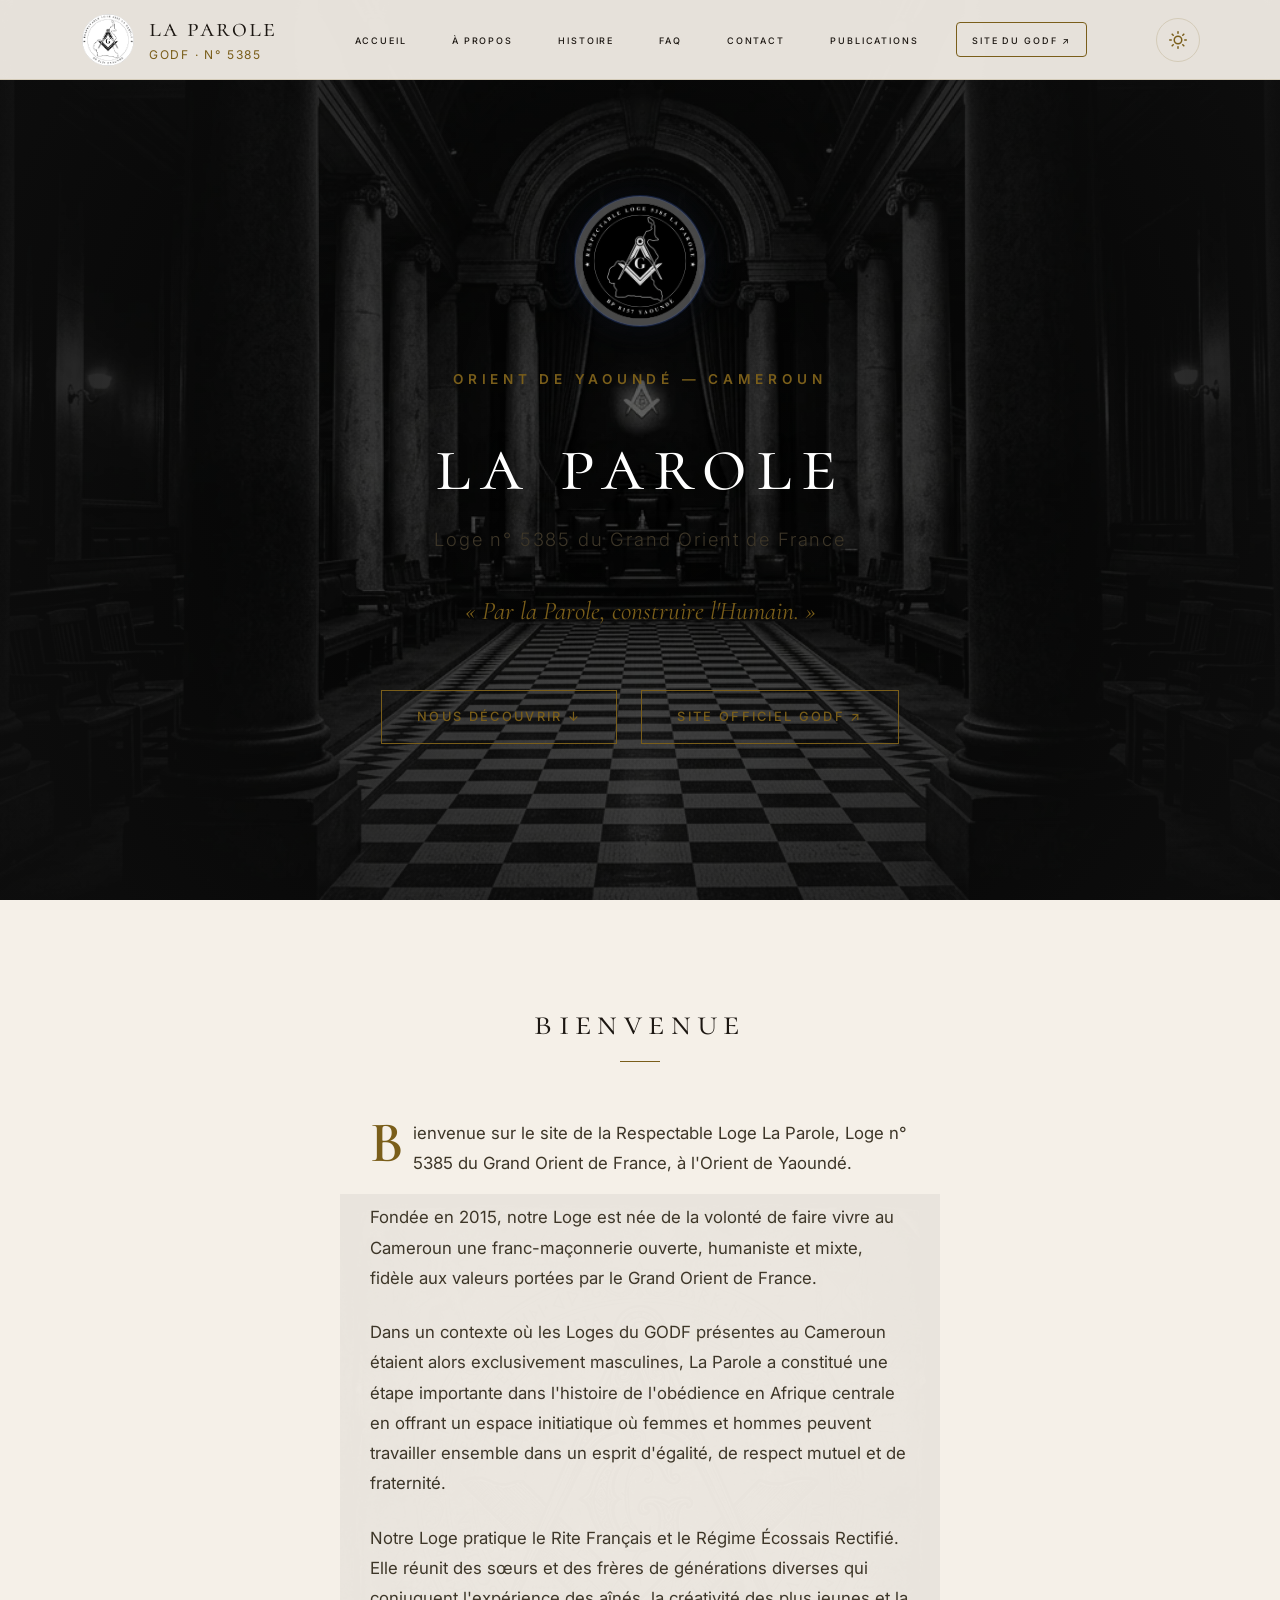
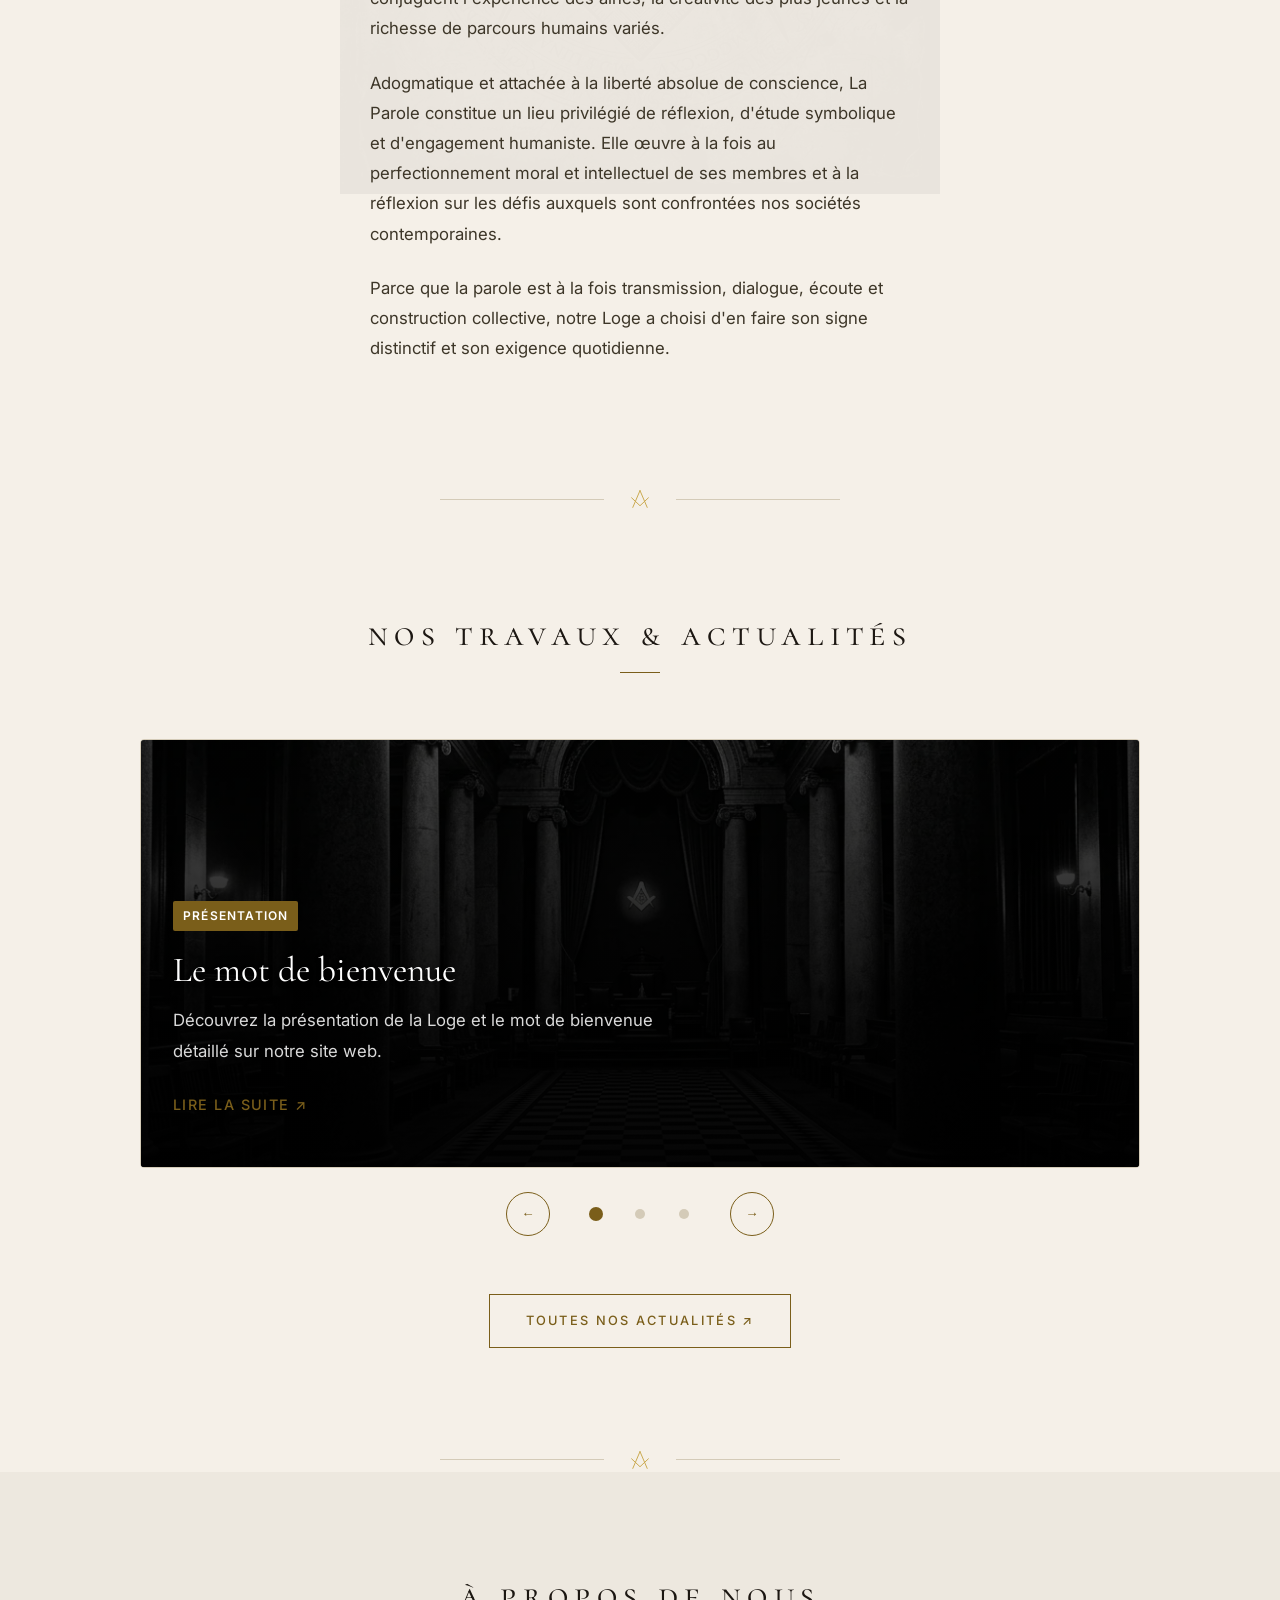
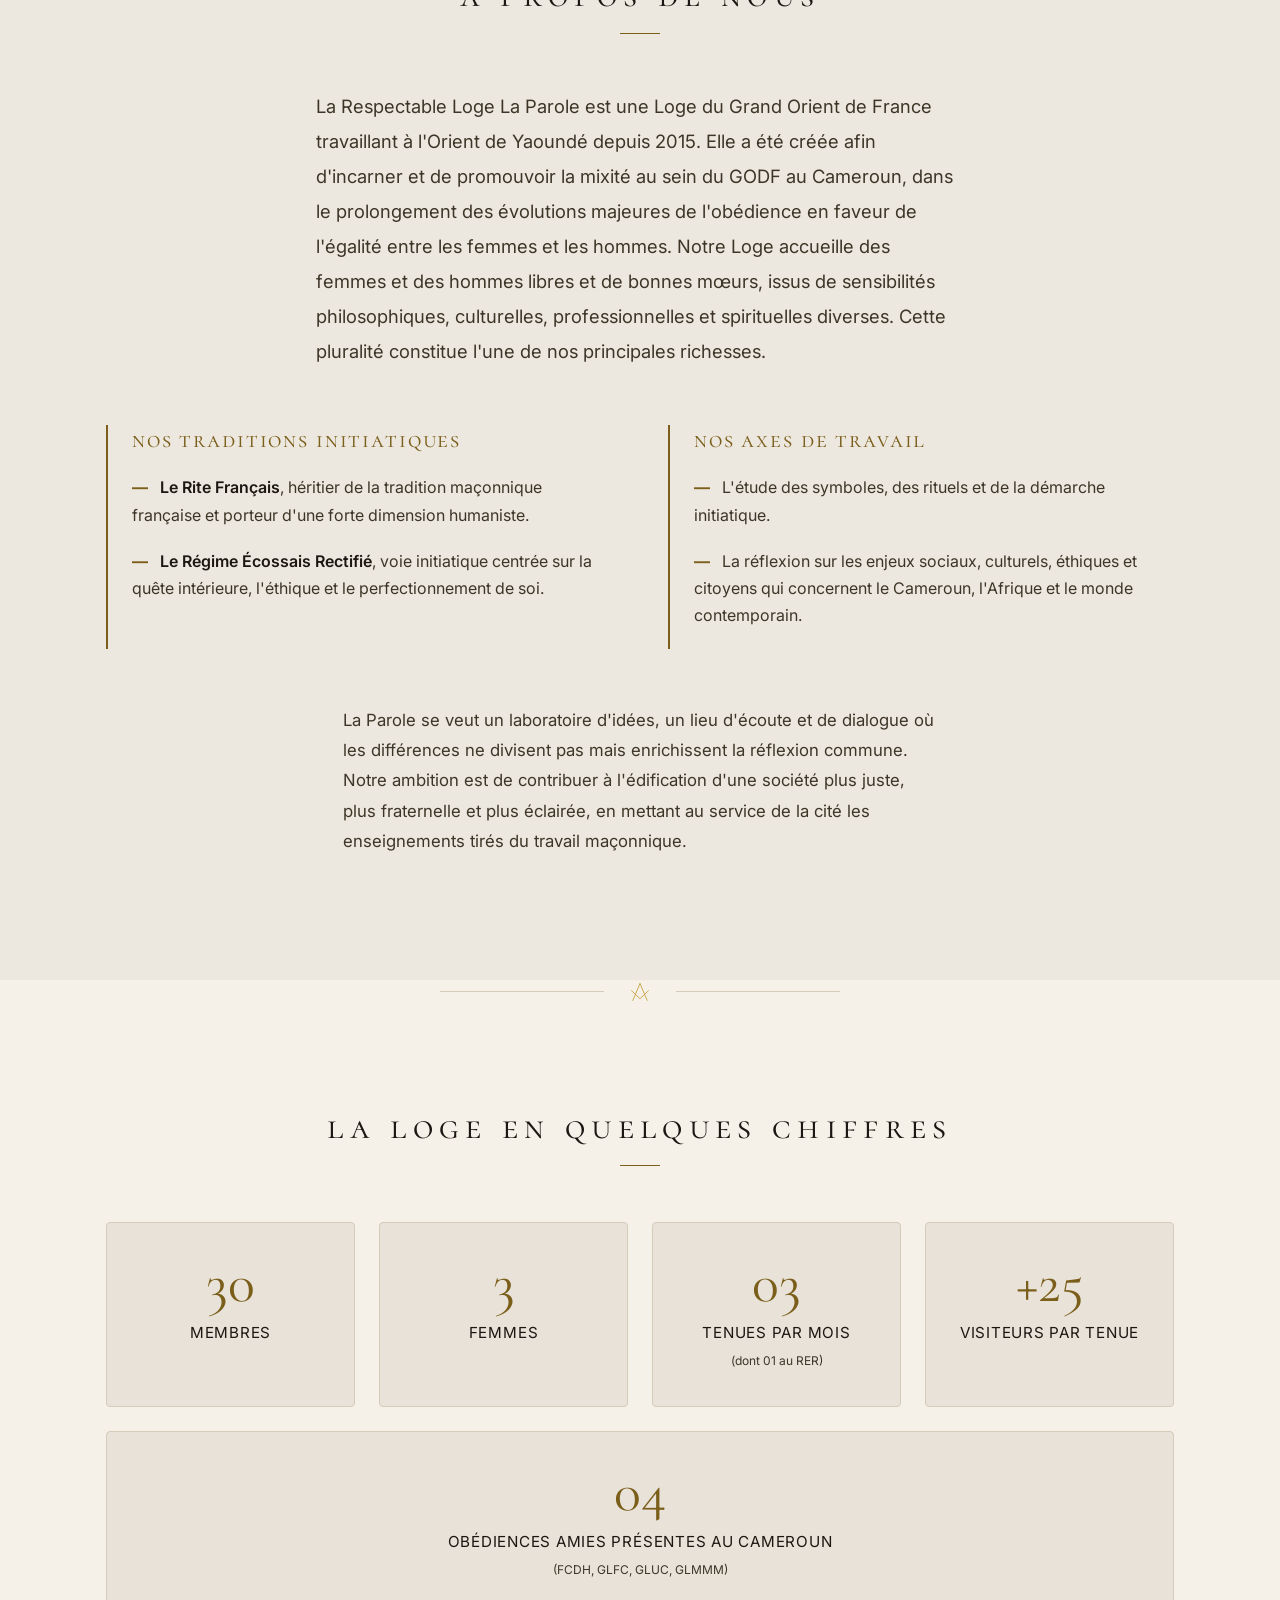
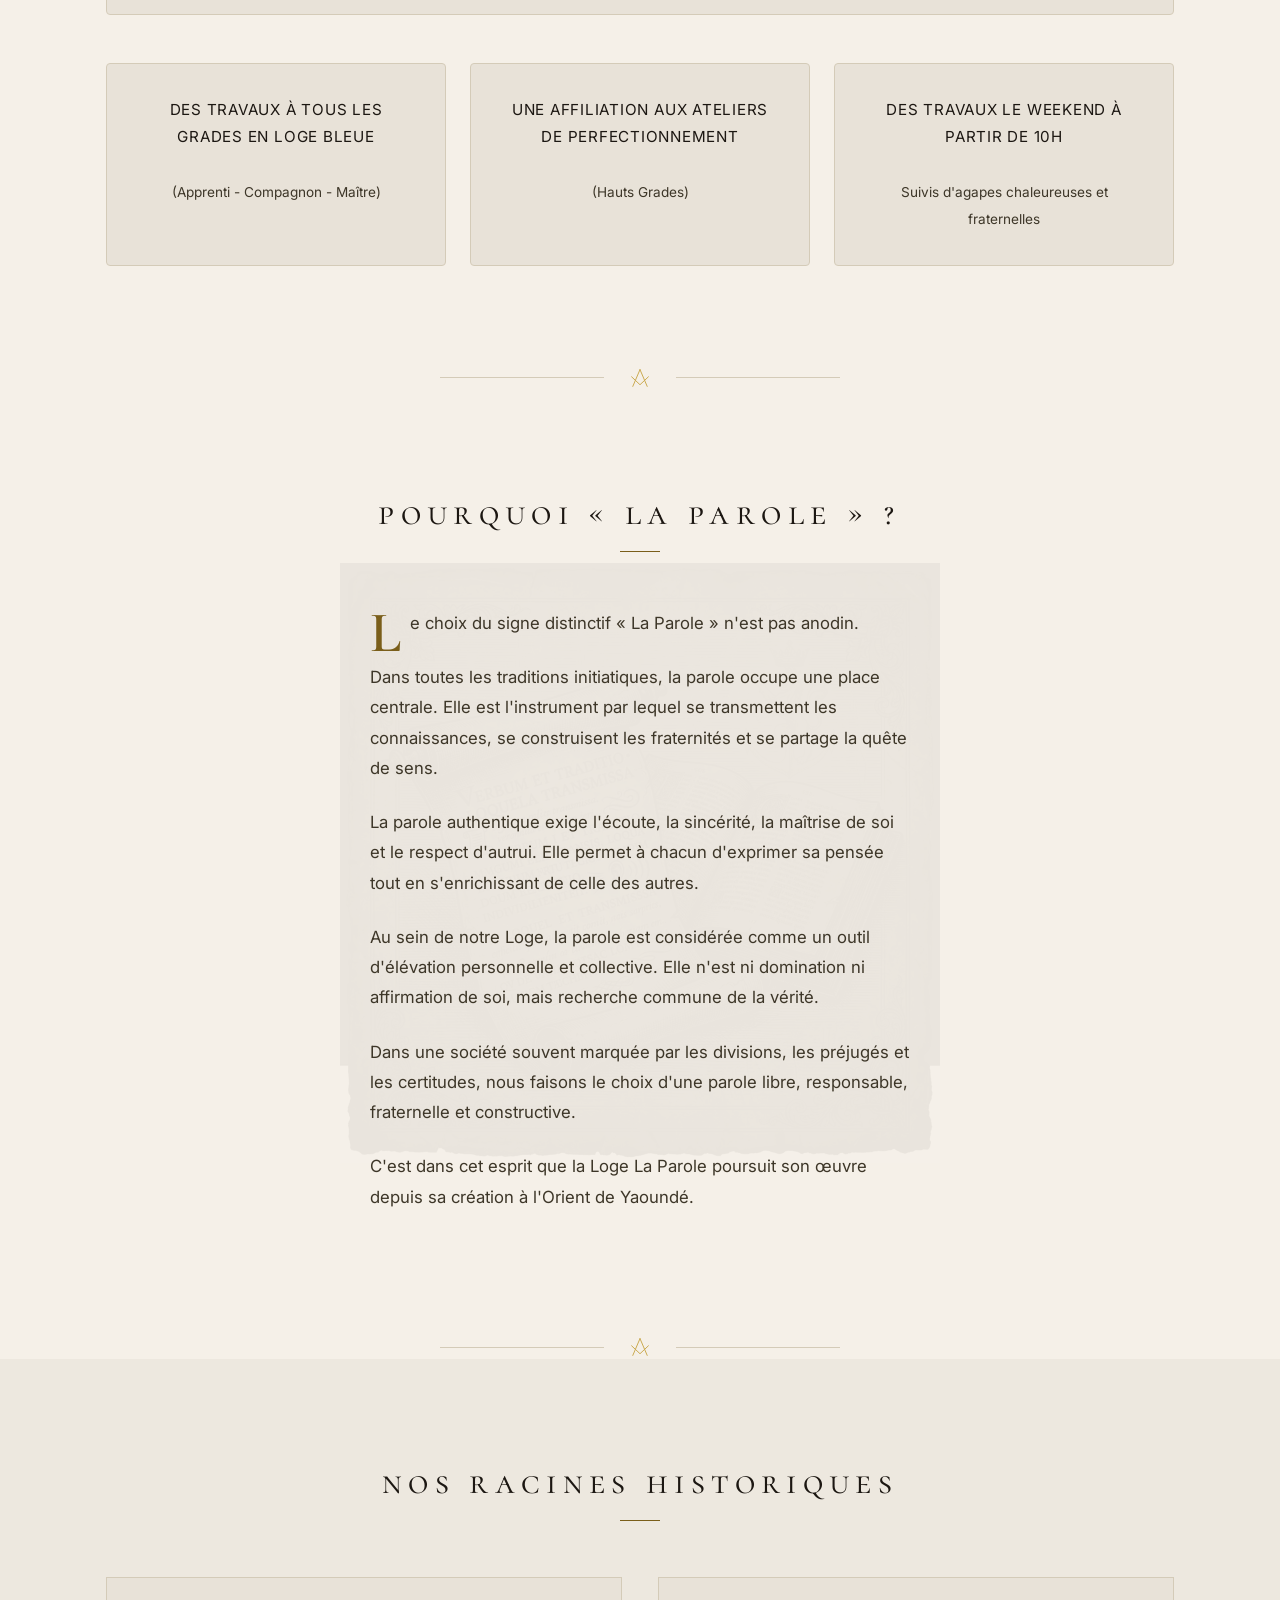
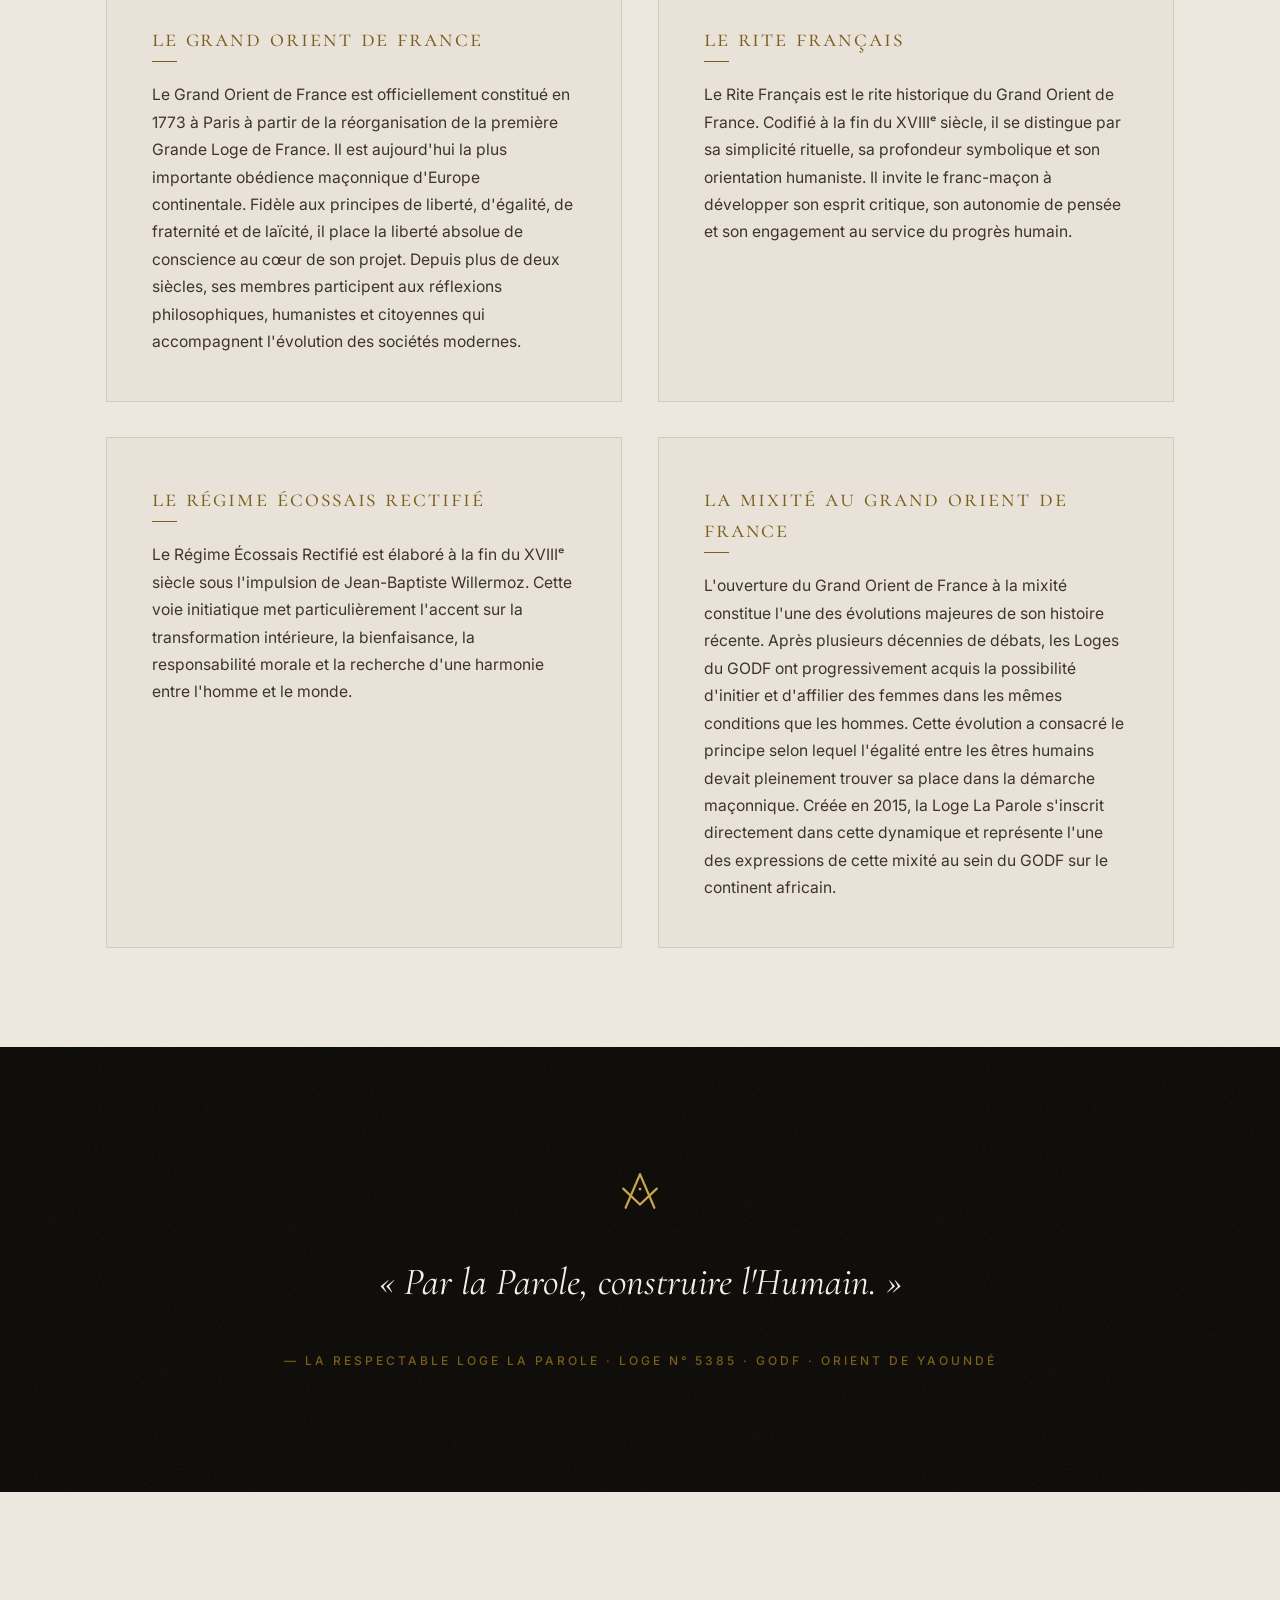
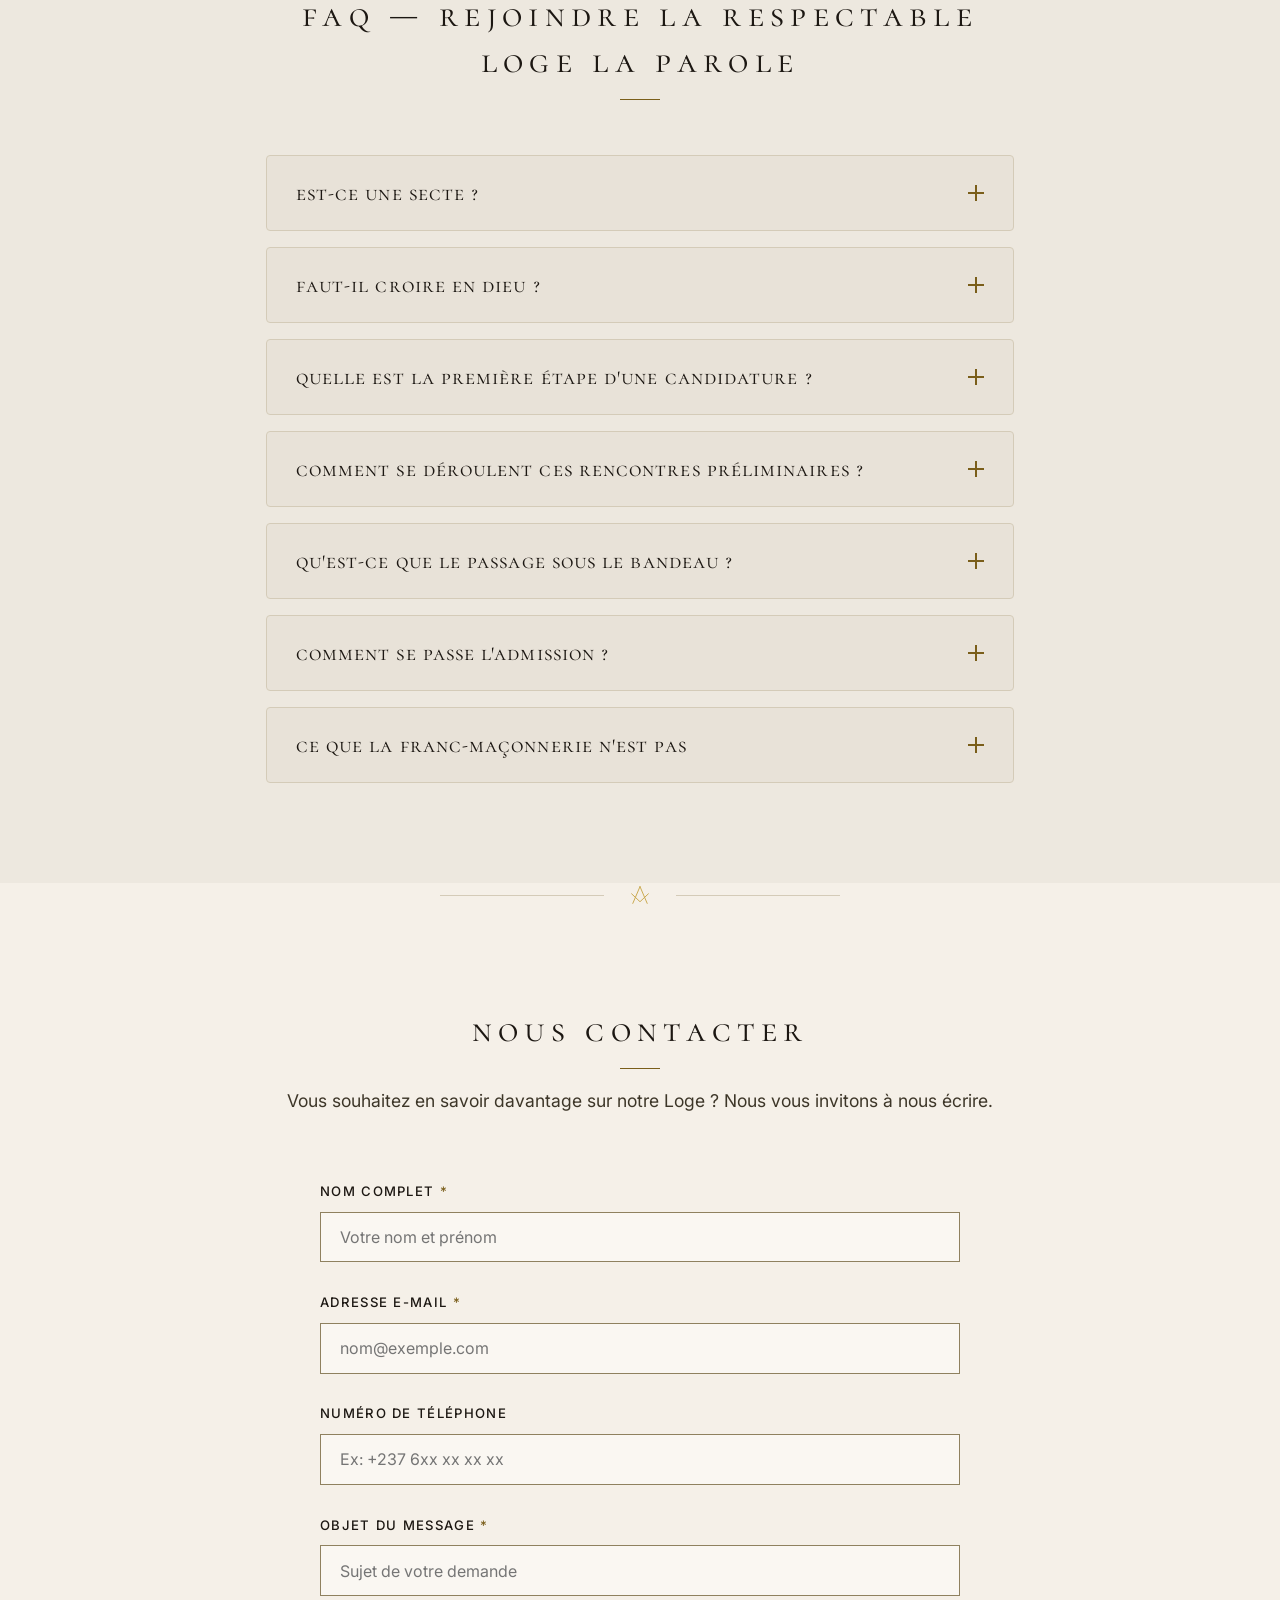
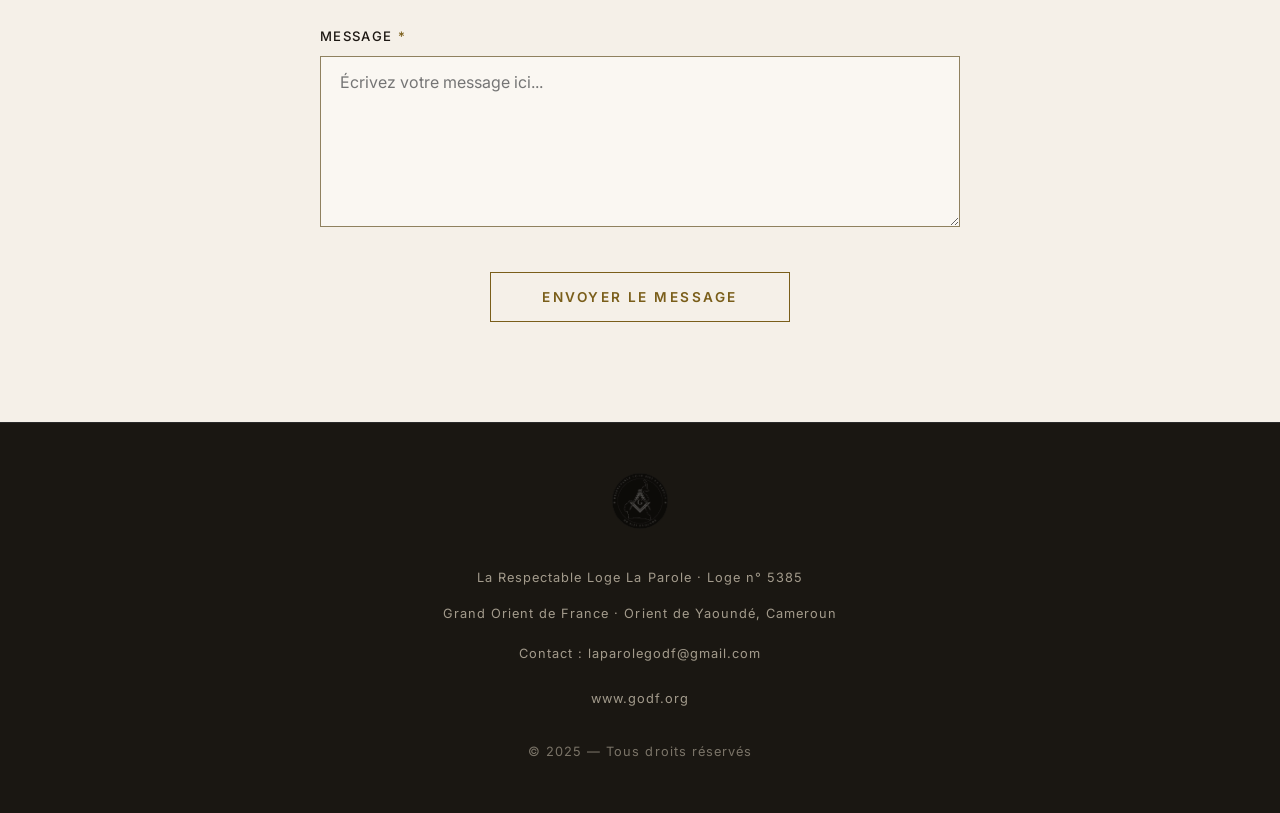
<file: index.html>
<!DOCTYPE html>
<html lang="fr">
<head>
    <meta charset="UTF-8">
    <meta name="viewport" content="width=device-width, initial-scale=1.0">
    <title>La Parole — Respectable Loge n° 5385 (GODF), Yaoundé</title>
    <meta name="description" content="Site vitrine de la Respectable Loge La Parole, Loge mixte n° 5385 du Grand Orient de France à l'Orient de Yaoundé (Cameroun). Un espace de réflexion maçonnique humaniste.">

    <!-- Applique le thème et la classe .js AVANT le premier rendu : évite le flash
         de thème clair/sombre et garde le contenu visible si le JS est indisponible. -->
    <script>
        (function () {
            var el = document.documentElement;
            el.classList.add('js');
            // Le thème clair est le défaut : le site est fait de textes longs, que
            // l'on lit plus confortablement en encre sombre sur fond parchemin.
            // Seul un choix explicite « sombre » déjà mémorisé y échappe.
            try {
                if (localStorage.getItem('laParoleTheme') !== 'dark') {
                    el.classList.add('light-mode');
                }
            } catch (e) {
                el.classList.add('light-mode'); // stockage bloqué : on garde le défaut
            }
        })();
    </script>

    <!-- Google Fonts: Cormorant Garamond (Serif) & Inter (Sans-serif) -->
    <link rel="preconnect" href="https://fonts.googleapis.com">
    <link rel="preconnect" href="https://fonts.gstatic.com" crossorigin>
    <link href="https://fonts.googleapis.com/css2?family=Cormorant+Garamond:ital,wght@0,300;0,400;0,600;1,400&family=Inter:wght@300;400;500;600&display=swap" rel="stylesheet">
    <link rel="stylesheet" href="styles.css">

    <!-- Icônes & référencement -->
    <link rel="icon" href="favicon.ico" sizes="any">
    <link rel="apple-touch-icon" href="assets/apple-touch-icon.png">
    <link rel="canonical" href="https://leolinfondjo.github.io/LA-PAROLE/">
    <meta name="theme-color" content="#F5F0E8">

    <!-- Aperçu lors des partages (WhatsApp, Facebook, LinkedIn…) -->
    <meta property="og:type" content="website">
    <meta property="og:site_name" content="La Parole — Loge n° 5385 (GODF)">
    <meta property="og:locale" content="fr_FR">
    <meta property="og:title" content="La Parole — Respectable Loge n° 5385 (GODF), Yaoundé">
    <meta property="og:description" content="Loge mixte du Grand Orient de France à l'Orient de Yaoundé. Un espace de réflexion maçonnique humaniste et adogmatique.">
    <meta property="og:url" content="https://leolinfondjo.github.io/LA-PAROLE/">
    <meta property="og:image" content="https://leolinfondjo.github.io/LA-PAROLE/assets/og-image.jpg">
    <meta property="og:image:width" content="1200">
    <meta property="og:image:height" content="630">
    <meta name="twitter:card" content="summary_large_image">

    <!-- Données structurées pour les moteurs de recherche -->
    <script type="application/ld+json">
    {
      "@context": "https://schema.org",
      "@type": "Organization",
      "name": "Respectable Loge La Parole n° 5385",
      "alternateName": "La Parole — GODF",
      "url": "https://leolinfondjo.github.io/LA-PAROLE/",
      "logo": "https://leolinfondjo.github.io/LA-PAROLE/assets/logo-loge.png",
      "email": "laparolegodf@gmail.com",
      "foundingDate": "2015",
      "description": "Loge maçonnique mixte n° 5385 du Grand Orient de France, à l'Orient de Yaoundé (Cameroun). Rite Français et Régime Écossais Rectifié.",
      "address": {
        "@type": "PostalAddress",
        "addressLocality": "Yaoundé",
        "addressCountry": "CM"
      },
      "parentOrganization": {
        "@type": "Organization",
        "name": "Grand Orient de France",
        "url": "https://www.godf.org/"
      }
    }
    </script>
</head>
<body>

    <!-- Barre de progression de lecture -->
    <div id="scroll-progress-bar" class="scroll-progress" aria-hidden="true"></div>

    <!-- Barre de Navigation Sticky -->
    <header class="navbar-container" id="main-header">
        <div class="navbar-content">
            <a href="#hero" class="nav-logo" id="logo-link">
                <img src="assets/logo-loge.webp" alt="Sceau de la Respectable Loge La Parole" class="nav-logo-img" width="56" height="56" decoding="async">
                <div class="nav-logo-text">
                    <span class="logo-title">La Parole</span>
                    <span class="logo-subtitle">GODF · n° 5385</span>
                </div>
            </a>
            
            <nav class="nav-menu-desktop" aria-label="Navigation principale">
                <a href="#welcome" class="nav-link">Accueil</a>
                <a href="#about" class="nav-link">À propos</a>
                <a href="#history" class="nav-link">Histoire</a>
                <a href="#faq" class="nav-link">FAQ</a>
                <a href="#contact" class="nav-link">Contact</a>
                <a href="actualites.html" class="nav-link">Publications</a>
                <a href="https://www.godf.org/" target="_blank" rel="noopener" class="nav-link btn-nav-godf">Site du GODF ↗</a>
            </nav>

            <div class="nav-controls">
                <!-- Bouton bascule Sombre / Clair -->
                <button class="theme-toggle" id="theme-toggle" aria-label="Basculer vers le mode clair" title="Basculer le thème">
                    <!-- Icône Lune (mode sombre actif) -->
                    <svg class="icon-moon" width="18" height="18" viewBox="0 0 24 24" fill="none" stroke="currentColor" stroke-width="2" stroke-linecap="round" stroke-linejoin="round" aria-hidden="true">
                        <path d="M21 12.79A9 9 0 1 1 11.21 3 7 7 0 0 0 21 12.79z"></path>
                    </svg>
                    <!-- Icône Soleil (mode clair actif) -->
                    <svg class="icon-sun" width="18" height="18" viewBox="0 0 24 24" fill="none" stroke="currentColor" stroke-width="2" stroke-linecap="round" stroke-linejoin="round" aria-hidden="true">
                        <circle cx="12" cy="12" r="5"></circle>
                        <line x1="12" y1="1" x2="12" y2="3"></line>
                        <line x1="12" y1="21" x2="12" y2="23"></line>
                        <line x1="4.22" y1="4.22" x2="5.64" y2="5.64"></line>
                        <line x1="18.36" y1="18.36" x2="19.78" y2="19.78"></line>
                        <line x1="1" y1="12" x2="3" y2="12"></line>
                        <line x1="21" y1="12" x2="23" y2="12"></line>
                        <line x1="4.22" y1="19.78" x2="5.64" y2="18.36"></line>
                        <line x1="18.36" y1="5.64" x2="19.78" y2="4.22"></line>
                    </svg>
                </button>

                <button class="hamburger-btn" aria-label="Ouvrir le menu mobile" aria-expanded="false" id="hamburger-toggle">
                    <span class="hamburger-line"></span>
                    <span class="hamburger-line"></span>
                    <span class="hamburger-line"></span>
                </button>
            </div>
        </div>
    </header>

    <!-- Menu Drawer Mobile -->
    <div class="mobile-drawer" id="mobile-menu-drawer" aria-hidden="true" inert>
        <nav class="nav-menu-mobile" aria-label="Navigation mobile">
            <a href="#welcome" class="mobile-nav-link">Accueil</a>
            <a href="#about" class="mobile-nav-link">À propos</a>
            <a href="#history" class="mobile-nav-link">Histoire</a>
            <a href="#faq" class="mobile-nav-link">FAQ</a>
            <a href="#contact" class="mobile-nav-link">Contact</a>
            <a href="actualites.html" class="mobile-nav-link">Publications</a>
            <a href="https://www.godf.org/" target="_blank" rel="noopener" class="mobile-nav-link btn-mobile-godf">Site du GODF ↗</a>
        </nav>
    </div>

    <!-- MAIN CONTENT -->
    <main>

        <!-- 1. HERO SECTION -->
        <section id="hero" class="hero-section">
            <div class="hero-parallax-bg" id="hero-bg-elem"></div>
            <div class="hero-overlay"></div>
            <div class="hero-content container">
                <div class="hero-logo-medallion reveal-item">
                    <img src="assets/logo-loge.webp" alt="Sceau officiel de la Respectable Loge La Parole n° 5385" class="hero-logo-img" width="130" height="130" decoding="async" fetchpriority="high">
                </div>
                <span class="hero-supratitle reveal-item">Orient de Yaoundé — Cameroun</span>
                <h1 class="hero-title reveal-item">La Parole</h1>
                <p class="hero-subtitle reveal-item">Loge n° 5385 du Grand Orient de France</p>
                <p class="hero-motto reveal-item">« Par la Parole, construire l'Humain. »</p>
                <div class="hero-buttons reveal-item">
                    <a href="#welcome" class="btn-cta" id="cta-button">Nous découvrir ↓</a>
                    <a href="https://www.godf.org/" target="_blank" rel="noopener" class="btn-cta btn-cta-secondary">Site officiel GODF ↗</a>
                </div>
            </div>
        </section>

        <!-- 2. WELCOME / ACCUEIL SECTION -->
        <section id="welcome" class="section-welcome">
            <div class="filigrane-bg filigrane-compass"></div>
            <div class="container container-narrow reveal-group">
                <h2 class="section-title reveal-item">Bienvenue</h2>
                <div class="section-text reveal-item">
                    <p>Bienvenue sur le site de la Respectable Loge La Parole, Loge n° 5385 du Grand Orient de France, à l'Orient de Yaoundé.</p>
                    <p>Fondée en 2015, notre Loge est née de la volonté de faire vivre au Cameroun une franc-maçonnerie ouverte, humaniste et mixte, fidèle aux valeurs portées par le Grand Orient de France.</p>
                    <p>Dans un contexte où les Loges du GODF présentes au Cameroun étaient alors exclusivement masculines, La Parole a constitué une étape importante dans l'histoire de l'obédience en Afrique centrale en offrant un espace initiatique où femmes et hommes peuvent travailler ensemble dans un esprit d'égalité, de respect mutuel et de fraternité.</p>
                    <p>Notre Loge pratique le Rite Français et le Régime Écossais Rectifié. Elle réunit des sœurs et des frères de générations diverses qui conjuguent l'expérience des aînés, la créativité des plus jeunes et la richesse de parcours humains variés.</p>
                    <p>Adogmatique et attachée à la liberté absolue de conscience, La Parole constitue un lieu privilégié de réflexion, d'étude symbolique et d'engagement humaniste. Elle œuvre à la fois au perfectionnement moral et intellectuel de ses membres et à la réflexion sur les défis auxquels sont confrontées nos sociétés contemporaines.</p>
                    <p>Parce que la parole est à la fois transmission, dialogue, écoute et construction collective, notre Loge a choisi d'en faire son signe distinctif et son exigence quotidienne.</p>
                </div>
            </div>
        </section>

        <!-- SEPARATOR 1 -->
        <div class="masonic-separator" aria-hidden="true">
            <div class="separator-line"></div>
            <div class="separator-icon">
                <svg width="24" height="24" viewBox="0 0 100 100" fill="none" xmlns="http://www.w3.org/2000/svg">
                    <path d="M50 15 L20 85 M50 15 L80 85" stroke="#C9A84C" stroke-width="4" stroke-linecap="round"/>
                    <path d="M15 45 L50 78 L85 45" stroke="#C9A84C" stroke-width="4" stroke-linecap="round"/>
                </svg>
            </div>
            <div class="separator-line"></div>
        </div>

        <!-- 6.5. ACTUALITÉS / TRAVAUX SECTION -->
        <section id="news" class="section-news">
            <div class="container reveal-group">
                <h2 class="section-title reveal-item">Nos Travaux & Actualités</h2>
                
                <div class="news-slider-container reveal-item">
                    <div class="news-slider" id="news-slider">
                        <!-- Slide 1 -->
                        <a href="presentation.html" class="news-slide">
                            <div class="news-slide-bg" style="background-image: url('assets/hero-bg.webp');"></div>
                            <div class="news-slide-content">
                                <span class="news-date">Présentation</span>
                                <h3 class="news-title">Le mot de bienvenue</h3>
                                <p class="news-excerpt">Découvrez la présentation de la Loge et le mot de bienvenue détaillé sur notre site web.</p>
                                <span class="news-readmore">Lire la suite ↗</span>
                            </div>
                        </a>
                        <!-- Slide 2 -->
                        <a href="https://godf.org/qui-sommes-nous/publications/questions-a-letude-des-loges/" target="_blank" rel="noopener" class="news-slide">
                            <div class="news-slide-bg" style="background-image: url('assets/filigrane-sec4.webp');"></div>
                            <div class="news-slide-content">
                                <span class="news-date">Questions à l'étude</span>
                                <h3 class="news-title">Synthèses 2024-2025</h3>
                                <p class="news-excerpt">Réponses des loges du GODF aux questions de société. Découvrez les thèmes abordés cette année.</p>
                                <span class="news-readmore">Voir sur godf.org ↗</span>
                            </div>
                        </a>
                        <!-- Slide 3 -->
                        <a href="convent-2026.html" class="news-slide">
                            <div class="news-slide-bg" style="background-image: url('assets/filigrane-sec2.webp');"></div>
                            <div class="news-slide-content">
                                <span class="news-date">Événement</span>
                                <h3 class="news-title">Convent 2026 du GODF</h3>
                                <p class="news-excerpt">Du 26 au 29 août 2026 à Bordeaux. Débats, résolutions et orientations de l'obédience.</p>
                                <span class="news-readmore">Lire la suite ↗</span>
                            </div>
                        </a>
                    </div>
                    
                    <div class="slider-controls">
                        <button class="slider-btn prev" id="slider-prev" aria-label="Publication précédente">←</button>
                        <div class="slider-dots" id="slider-dots"></div>
                        <button class="slider-btn next" id="slider-next" aria-label="Publication suivante">→</button>
                    </div>
                </div>
                
                <div class="news-footer-action reveal-item">
                    <a href="actualites.html" class="btn-cta btn-cta-secondary">Toutes nos actualités ↗</a>
                </div>
            </div>
        </section>

        <!-- SEPARATOR NEWS -->
        <div class="masonic-separator" aria-hidden="true">
            <div class="separator-line"></div>
            <div class="separator-icon">
                <svg width="24" height="24" viewBox="0 0 100 100" fill="none" xmlns="http://www.w3.org/2000/svg">
                    <path d="M50 15 L20 85 M50 15 L80 85" stroke="#C9A84C" stroke-width="4" stroke-linecap="round"/>
                    <path d="M15 45 L50 78 L85 45" stroke="#C9A84C" stroke-width="4" stroke-linecap="round"/>
                </svg>
            </div>
            <div class="separator-line"></div>
        </div>

        <!-- 3. ABOUT US SECTION -->
        <section id="about" class="section-about">
            <div class="container reveal-group">
                <h2 class="section-title reveal-item">À propos de nous</h2>
                
                <p class="intro-paragraph reveal-item">
                    La Respectable Loge La Parole est une Loge du Grand Orient de France travaillant à l'Orient de Yaoundé depuis 2015. Elle a été créée afin d'incarner et de promouvoir la mixité au sein du GODF au Cameroun, dans le prolongement des évolutions majeures de l'obédience en faveur de l'égalité entre les femmes et les hommes. Notre Loge accueille des femmes et des hommes libres et de bonnes mœurs, issus de sensibilités philosophiques, culturelles, professionnelles et spirituelles diverses. Cette pluralité constitue l'une de nos principales richesses.
                </p>

                <div class="grid-about reveal-item">
                    <!-- Bloc 1 -->
                    <div class="about-block">
                        <h3 class="block-title">Nos traditions initiatiques</h3>
                        <ul class="about-list">
                            <li><span class="bullet">—</span> <strong>Le Rite Français</strong>, héritier de la tradition maçonnique française et porteur d'une forte dimension humaniste.</li>
                            <li><span class="bullet">—</span> <strong>Le Régime Écossais Rectifié</strong>, voie initiatique centrée sur la quête intérieure, l'éthique et le perfectionnement de soi.</li>
                        </ul>
                    </div>

                    <!-- Bloc 2 -->
                    <div class="about-block">
                        <h3 class="block-title">Nos axes de travail</h3>
                        <ul class="about-list">
                            <li><span class="bullet">—</span> L'étude des symboles, des rituels et de la démarche initiatique.</li>
                            <li><span class="bullet">—</span> La réflexion sur les enjeux sociaux, culturels, éthiques et citoyens qui concernent le Cameroun, l'Afrique et le monde contemporain.</li>
                        </ul>
                    </div>
                </div>

                <p class="final-paragraph reveal-item">
                    La Parole se veut un laboratoire d'idées, un lieu d'écoute et de dialogue où les différences ne divisent pas mais enrichissent la réflexion commune. Notre ambition est de contribuer à l'édification d'une société plus juste, plus fraternelle et plus éclairée, en mettant au service de la cité les enseignements tirés du travail maçonnique.
                </p>
            </div>
        </section>

        <!-- SEPARATOR 1.5 -->
        <div class="masonic-separator" aria-hidden="true">
            <div class="separator-line"></div>
            <div class="separator-icon">
                <svg width="24" height="24" viewBox="0 0 100 100" fill="none" xmlns="http://www.w3.org/2000/svg">
                    <path d="M50 15 L20 85 M50 15 L80 85" stroke="#C9A84C" stroke-width="4" stroke-linecap="round"/>
                    <path d="M15 45 L50 78 L85 45" stroke="#C9A84C" stroke-width="4" stroke-linecap="round"/>
                </svg>
            </div>
            <div class="separator-line"></div>
        </div>

        <!-- 3.5. QUELQUES CHIFFRES SECTION -->
        <section id="stats" class="section-stats">
            <div class="container reveal-group">
                <h2 class="section-title reveal-item">La Loge en Quelques Chiffres</h2>
                
                <div class="grid-stats reveal-item">
                    <div class="stat-card">
                        <span class="stat-number">30</span>
                        <span class="stat-label">Membres</span>
                    </div>
                    <div class="stat-card">
                        <span class="stat-number">3</span>
                        <span class="stat-label">Femmes</span>
                    </div>
                    <div class="stat-card">
                        <span class="stat-number">03</span>
                        <span class="stat-label">Tenues par mois<br><small>(dont 01 au RER)</small></span>
                    </div>
                    <div class="stat-card">
                        <span class="stat-number">+25</span>
                        <span class="stat-label">Visiteurs par tenue</span>
                    </div>
                    <div class="stat-card stat-wide">
                        <span class="stat-number">04</span>
                        <span class="stat-label">Obédiences amies présentes au Cameroun<br><small>(FCDH, GLFC, GLUC, GLMMM)</small></span>
                    </div>
                </div>

                <div class="stats-details reveal-item" style="margin-top: 2rem;">
                    <div style="display: grid; grid-template-columns: repeat(auto-fit, minmax(250px, 1fr)); gap: 1.5rem;">
                        <div class="stat-card">
                            <span class="stat-label">Des travaux à tous les grades en loge bleue<br><br><small style="font-size: 0.85rem;">(Apprenti - Compagnon - Maître)</small></span>
                        </div>
                        <div class="stat-card">
                            <span class="stat-label">Une affiliation aux ateliers de perfectionnement<br><br><small style="font-size: 0.85rem;">(Hauts Grades)</small></span>
                        </div>
                        <div class="stat-card">
                            <span class="stat-label">Des Travaux le weekend à partir de 10h<br><br><small style="font-size: 0.85rem;">Suivis d'agapes chaleureuses et fraternelles</small></span>
                        </div>
                    </div>
                </div>
            </div>
        </section>

        <!-- SEPARATOR 2 -->
        <div class="masonic-separator" aria-hidden="true">
            <div class="separator-line"></div>
            <div class="separator-icon">
                <svg width="24" height="24" viewBox="0 0 100 100" fill="none" xmlns="http://www.w3.org/2000/svg">
                    <path d="M50 15 L20 85 M50 15 L80 85" stroke="#C9A84C" stroke-width="4" stroke-linecap="round"/>
                    <path d="M15 45 L50 78 L85 45" stroke="#C9A84C" stroke-width="4" stroke-linecap="round"/>
                </svg>
            </div>
            <div class="separator-line"></div>
        </div>

        <!-- 4. WHY "LA PAROLE" SECTION -->
        <section id="why-la-parole" class="section-why">
            <div class="filigrane-bg filigrane-scroll"></div>
            <div class="container container-narrow reveal-group">
                <h2 class="section-title reveal-item">Pourquoi « La Parole » ?</h2>
                <div class="section-text reveal-item">
                    <p>Le choix du signe distinctif « La Parole » n'est pas anodin.</p>
                    <p>Dans toutes les traditions initiatiques, la parole occupe une place centrale. Elle est l'instrument par lequel se transmettent les connaissances, se construisent les fraternités et se partage la quête de sens.</p>
                    <p>La parole authentique exige l'écoute, la sincérité, la maîtrise de soi et le respect d'autrui. Elle permet à chacun d'exprimer sa pensée tout en s'enrichissant de celle des autres.</p>
                    <p>Au sein de notre Loge, la parole est considérée comme un outil d'élévation personnelle et collective. Elle n'est ni domination ni affirmation de soi, mais recherche commune de la vérité.</p>
                    <p>Dans une société souvent marquée par les divisions, les préjugés et les certitudes, nous faisons le choix d'une parole libre, responsable, fraternelle et constructive.</p>
                    <p>C'est dans cet esprit que la Loge La Parole poursuit son œuvre depuis sa création à l'Orient de Yaoundé.</p>
                </div>
            </div>
        </section>

        <!-- SEPARATOR 3 -->
        <div class="masonic-separator" aria-hidden="true">
            <div class="separator-line"></div>
            <div class="separator-icon">
                <svg width="24" height="24" viewBox="0 0 100 100" fill="none" xmlns="http://www.w3.org/2000/svg">
                    <path d="M50 15 L20 85 M50 15 L80 85" stroke="#C9A84C" stroke-width="4" stroke-linecap="round"/>
                    <path d="M15 45 L50 78 L85 45" stroke="#C9A84C" stroke-width="4" stroke-linecap="round"/>
                </svg>
            </div>
            <div class="separator-line"></div>
        </div>

        <!-- 5. HISTORIQUE / RACINES SECTION -->
        <section id="history" class="section-history">
            <div class="container reveal-group">
                <h2 class="section-title reveal-item">Nos racines historiques</h2>
                
                <div class="grid-history reveal-item">
                    <!-- Bloc 1 -->
                    <article class="history-card">
                        <h3 class="card-title">Le Grand Orient de France</h3>
                        <p class="card-text">Le Grand Orient de France est officiellement constitué en 1773 à Paris à partir de la réorganisation de la première Grande Loge de France. Il est aujourd'hui la plus importante obédience maçonnique d'Europe continentale. Fidèle aux principes de liberté, d'égalité, de fraternité et de laïcité, il place la liberté absolue de conscience au cœur de son projet. Depuis plus de deux siècles, ses membres participent aux réflexions philosophiques, humanistes et citoyennes qui accompagnent l'évolution des sociétés modernes.</p>
                    </article>

                    <!-- Bloc 2 -->
                    <article class="history-card">
                        <h3 class="card-title">Le Rite Français</h3>
                        <p class="card-text">Le Rite Français est le rite historique du Grand Orient de France. Codifié à la fin du XVIIIᵉ siècle, il se distingue par sa simplicité rituelle, sa profondeur symbolique et son orientation humaniste. Il invite le franc-maçon à développer son esprit critique, son autonomie de pensée et son engagement au service du progrès humain.</p>
                    </article>

                    <!-- Bloc 3 -->
                    <article class="history-card">
                        <h3 class="card-title">Le Régime Écossais Rectifié</h3>
                        <p class="card-text">Le Régime Écossais Rectifié est élaboré à la fin du XVIIIᵉ siècle sous l'impulsion de Jean-Baptiste Willermoz. Cette voie initiatique met particulièrement l'accent sur la transformation intérieure, la bienfaisance, la responsabilité morale et la recherche d'une harmonie entre l'homme et le monde.</p>
                    </article>

                    <!-- Bloc 4 -->
                    <article class="history-card">
                        <h3 class="card-title">La mixité au Grand Orient de France</h3>
                        <p class="card-text">L'ouverture du Grand Orient de France à la mixité constitue l'une des évolutions majeures de son histoire récente. Après plusieurs décennies de débats, les Loges du GODF ont progressivement acquis la possibilité d'initier et d'affilier des femmes dans les mêmes conditions que les hommes. Cette évolution a consacré le principe selon lequel l'égalité entre les êtres humains devait pleinement trouver sa place dans la démarche maçonnique. Créée en 2015, la Loge La Parole s'inscrit directement dans cette dynamique et représente l'une des expressions de cette mixité au sein du GODF sur le continent africain.</p>
                    </article>
                </div>
            </div>
        </section>

        <!-- 6. DEVISE INTERLUDE SECTION -->
        <section class="section-motto-interlude" id="motto-interlude">
            <div class="motto-grain-overlay"></div>
            <div class="container motto-content reveal-group">
                <div class="motto-icon reveal-item">
                    <!-- Grand ornement compas et équerre -->
                    <svg width="48" height="48" viewBox="0 0 100 100" fill="none" xmlns="http://www.w3.org/2000/svg">
                        <path d="M50 15 L20 85 M50 15 L80 85" stroke="#C9A84C" stroke-width="4.5" stroke-linecap="round"/>
                        <path d="M15 45 L50 78 L85 45" stroke="#C9A84C" stroke-width="4.5" stroke-linecap="round"/>
                        <circle cx="50" cy="46" r="3" fill="#C9A84C"/>
                    </svg>
                </div>
                <blockquote class="motto-quote reveal-item">
                    « Par la Parole, construire l'Humain. »
                </blockquote>
                <cite class="motto-signature reveal-item">
                    — La Respectable Loge La Parole · Loge n° 5385 · GODF · Orient de Yaoundé
                </cite>
            </div>
        </section>

        <!-- FAQ SECTION -->
        <section id="faq" class="section-faq">
            <div class="container container-narrow reveal-group">
                <h2 class="section-title reveal-item">FAQ — Rejoindre la respectable loge la Parole</h2>
                
                <div class="faq-accordion reveal-item">
                    <!-- Question 1 -->
                    <div class="faq-item">
                        <button class="faq-question" aria-expanded="false" aria-controls="faq-answer-1" id="faq-q-1">
                            <span class="faq-question-text">Est-ce une secte ?</span>
                            <span class="faq-icon" aria-hidden="true"></span>
                        </button>
                        <div class="faq-answer" id="faq-answer-1" role="region" aria-labelledby="faq-q-1" aria-hidden="true">
                            <div class="faq-answer-content">
                                <p>Non. Le GODF est régi par une constitution et un règlement garantissant la liberté absolue de conscience, le respect de l'autre et un fonctionnement démocratique (aucun pouvoir exercé au-delà de trois années consécutives). Il n'y a pas de gourou ni de parole révélée. On entre librement et on peut partir sans contrainte.</p>
                            </div>
                        </div>
                    </div>

                    <!-- Question 2 -->
                    <div class="faq-item">
                        <button class="faq-question" aria-expanded="false" aria-controls="faq-answer-2" id="faq-q-2">
                            <span class="faq-question-text">Faut-il croire en Dieu ?</span>
                            <span class="faq-icon" aria-hidden="true"></span>
                        </button>
                        <div class="faq-answer" id="faq-answer-2" role="region" aria-labelledby="faq-q-2" aria-hidden="true">
                            <div class="faq-answer-content">
                                <p>Non. Le GODF est laïque et garantit la liberté absolue de conscience à tous ses membres. Il laisse chaque loge libre d'invoquer ou non le Grand Architecte de l'Univers. L'obédience pratique plusieurs rites (Rite Français, Rite Écossais Ancien Accepté, Rite Écossais Rectifié, Memphis-Misraïm…), utilisés comme outils de travail et de réflexion plutôt que comme dogmes.</p>
                            </div>
                        </div>
                    </div>

                    <!-- Question 3 -->
                    <div class="faq-item">
                        <button class="faq-question" aria-expanded="false" aria-controls="faq-answer-3" id="faq-q-3">
                            <span class="faq-question-text">Quelle est la première étape d'une candidature ?</span>
                            <span class="faq-icon" aria-hidden="true"></span>
                        </button>
                        <div class="faq-answer" id="faq-answer-3" role="region" aria-labelledby="faq-q-3" aria-hidden="true">
                            <div class="faq-answer-content">
                                <p>Un premier contact est établi par le Vénérable (président) de la loge, qui évalue les motivations du candidat. Si l'engagement maçonnique correspond à ses attentes, le processus se poursuit avec trois rencontres supplémentaires avec des membres de la loge.</p>
                            </div>
                        </div>
                    </div>

                    <!-- Question 4 -->
                    <div class="faq-item">
                        <button class="faq-question" aria-expanded="false" aria-controls="faq-answer-4" id="faq-q-4">
                            <span class="faq-question-text">Comment se déroulent ces rencontres préliminaires ?</span>
                            <span class="faq-icon" aria-hidden="true"></span>
                        </button>
                        <div class="faq-answer" id="faq-answer-4" role="region" aria-labelledby="faq-q-4" aria-hidden="true">
                            <div class="faq-answer-content">
                                <p>Ce sont des entretiens approfondis (parfois appelés « enquêtes ») d'une à deux heures chacun, permettant de mieux connaître la personnalité du candidat, ses idées et ses aspirations, et de répondre à ses questions. Les trois frères rencontrant le candidat présentent ensuite un compte rendu à la loge.</p>
                            </div>
                        </div>
                    </div>

                    <!-- Question 5 -->
                    <div class="faq-item">
                        <button class="faq-question" aria-expanded="false" aria-controls="faq-answer-5" id="faq-q-5">
                            <span class="faq-question-text">Qu'est-ce que le passage sous le bandeau ?</span>
                            <span class="faq-icon" aria-hidden="true"></span>
                        </button>
                        <div class="faq-answer" id="faq-answer-5" role="region" aria-labelledby="faq-q-5" aria-hidden="true">
                            <div class="faq-answer-content">
                                <p>C'est la présentation solennelle du candidat à la loge réunie. Le candidat est introduit les yeux bandés et répond à des questions posées par l'assemblée. La loge vote ensuite sur son admission, qui est validée si elle recueille plus des trois quarts des suffrages.</p>
                            </div>
                        </div>
                    </div>

                    <!-- Question 6 -->
                    <div class="faq-item">
                        <button class="faq-question" aria-expanded="false" aria-controls="faq-answer-6" id="faq-q-6">
                            <span class="faq-question-text">Comment se passe l'admission ?</span>
                            <span class="faq-icon" aria-hidden="true"></span>
                        </button>
                        <div class="faq-answer" id="faq-answer-6" role="region" aria-labelledby="faq-q-6" aria-hidden="true">
                            <div class="faq-answer-content">
                                <p>L'admission suit un rituel multiséculaire appelé initiation : une cérémonie symbolique faisant passer le candidat des Ténèbres à la Lumière. Le vécu de cette cérémonie fait partie intégrante du cheminement maçonnique et n'est volontairement pas détaillé davantage.</p>
                            </div>
                        </div>
                    </div>

                    <!-- Question 7 -->
                    <div class="faq-item">
                        <button class="faq-question" aria-expanded="false" aria-controls="faq-answer-7" id="faq-q-7">
                            <span class="faq-question-text">Ce que la Franc-maçonnerie n'est pas</span>
                            <span class="faq-icon" aria-hidden="true"></span>
                        </button>
                        <div class="faq-answer" id="faq-answer-7" role="region" aria-labelledby="faq-q-7" aria-hidden="true">
                            <div class="faq-answer-content">
                                <p>Beaucoup d'idées reçues circulent sur la Franc-maçonnerie. Pour être clair :</p>
                                <ul class="faq-list">
                                    <li><span class="faq-bullet">—</span> <strong>Ce n'est pas un endroit pour s'enrichir.</strong> La Loge n'est pas un lieu de transactions financières ni un tremplin économique.</li>
                                    <li><span class="faq-bullet">—</span> <strong>Ce n'est pas un chemin vers la célébrité.</strong> La discrétion est une valeur fondamentale ; on n'y vient pas pour être vu ou reconnu.</li>
                                    <li><span class="faq-bullet">—</span> <strong>Ce n'est pas un club de réseautage.</strong> Les relations qui se nouent en Loge naissent de l'engagement intellectuel et fraternel, non d'une logique d'intérêt professionnel.</li>
                                    <li><span class="faq-bullet">—</span> <strong>Ce n'est pas le repère des hautes personnalités de l'État.</strong> Si des personnalités publiques ont pu être francs-maçons, la Loge rassemble avant tout des femmes et des hommes ordinaires engagés dans une démarche de perfectionnement personnel.</li>
                                    <li><span class="faq-bullet">—</span> <strong>Ce n'est pas un lieu où l'on acquiert des pouvoirs particuliers.</strong> La Franc-maçonnerie est un chemin initiatique et philosophique, pas une pratique ésotérique conférant des capacités extraordinaires.</li>
                                </ul>
                                <p class="faq-summary"><strong>Ce que la Franc-maçonnerie est, en revanche :</strong> un espace de travail sur soi, de dialogue sincère, de fraternité et de réflexion humaniste collective.</p>
                            </div>
                        </div>
                    </div>
                </div>
            </div>
        </section>

        <!-- SEPARATOR FAQ -->
        <div class="masonic-separator" aria-hidden="true">
            <div class="separator-line"></div>
            <div class="separator-icon">
                <svg width="24" height="24" viewBox="0 0 100 100" fill="none" xmlns="http://www.w3.org/2000/svg">
                    <path d="M50 15 L20 85 M50 15 L80 85" stroke="#C9A84C" stroke-width="4" stroke-linecap="round"/>
                    <path d="M15 45 L50 78 L85 45" stroke="#C9A84C" stroke-width="4" stroke-linecap="round"/>
                </svg>
            </div>
            <div class="separator-line"></div>
        </div>

        <!-- 7. CONTACT FORM SECTION -->
        <section id="contact" class="section-contact">
            <div class="container container-narrow reveal-group">
                <h2 class="section-title reveal-item">Nous contacter</h2>
                <p class="section-subtitle reveal-item">Vous souhaitez en savoir davantage sur notre Loge ? Nous vous invitons à nous écrire.</p>
                
                <!-- Sans JavaScript, l'envoi automatique est indisponible : on oriente
                     le visiteur vers l'adresse e-mail directe. -->
                <noscript>
                    <p class="form-fallback-notice">
                        L'envoi automatique nécessite JavaScript. Vous pouvez nous écrire
                        directement à <a href="mailto:laparolegodf@gmail.com">laparolegodf@gmail.com</a>.
                    </p>
                </noscript>

                <!-- L'action réelle est construite par script.js à partir de FORMSPREE_FORM_ID.
                     Tant que cet identifiant n'est pas renseigné, l'envoi bascule sur
                     la messagerie du visiteur (mailto). Voir script.js, section 6. -->
                <form method="POST" class="contact-form reveal-item" id="lodge-contact-form">
                    <input type="hidden" name="_language" value="fr">
                    <!-- Piège à robots : invisible pour les humains, rempli par les spambots. -->
                    <input type="text" name="_gotcha" tabindex="-1" autocomplete="off" aria-hidden="true" class="form-honeypot">

                    <div class="form-group">
                        <label for="full-name">Nom complet <span class="required">*</span></label>
                        <input type="text" id="full-name" name="name" required placeholder="Votre nom et prénom">
                    </div>

                    <div class="form-group">
                        <label for="email-address">Adresse e-mail <span class="required">*</span></label>
                        <input type="email" id="email-address" name="email" required placeholder="nom@exemple.com">
                    </div>

                    <div class="form-group">
                        <label for="phone-number">Numéro de téléphone</label>
                        <input type="tel" id="phone-number" name="phone" placeholder="Ex: +237 6xx xx xx xx">
                    </div>

                    <div class="form-group">
                        <label for="msg-subject">Objet du message <span class="required">*</span></label>
                        <input type="text" id="msg-subject" name="objet" required placeholder="Sujet de votre demande">
                    </div>

                    <div class="form-group">
                        <label for="message-content">Message <span class="required">*</span></label>
                        <textarea id="message-content" name="message" rows="7" required placeholder="Écrivez votre message ici..."></textarea>
                    </div>

                    <!-- Message d'erreur inline, renseigné par script.js si l'envoi échoue -->
                    <p class="form-error-message" id="form-error" role="alert" hidden></p>

                    <div class="form-submit-container">
                        <button type="submit" class="btn-submit" id="submit-btn">Envoyer le message</button>
                    </div>
                </form>

                <!-- Écran de confirmation sobre -->
                <div class="form-success-message" id="success-screen" aria-hidden="true" style="display: none;">
                    <div class="success-icon">
                        <svg width="40" height="40" viewBox="0 0 24 24" fill="none" stroke="#C9A84C" stroke-width="2">
                            <polyline points="20 6 9 17 4 12"></polyline>
                        </svg>
                    </div>
                    <h3>Votre message a bien été transmis.</h3>
                    <p>Nous vous répondrons dans les meilleurs délais.</p>
                    <button type="button" class="btn-reset-form" id="back-to-form-btn">Écrire un autre message</button>
                </div>
            </div>
        </section>

    </main>

    <!-- 8. FOOTER -->
    <footer class="footer-container">
        <div class="container footer-content">
            <div class="footer-logo-wrap">
                <img src="assets/logo-loge.webp" alt="Sceau de la Respectable Loge La Parole" class="footer-logo-img" width="56" height="56" loading="lazy" decoding="async">
            </div>
            <p class="footer-line">La Respectable Loge La Parole · Loge n° 5385</p>
            <p class="footer-line">Grand Orient de France · Orient de Yaoundé, Cameroun</p>
            <p class="footer-line">Contact : <a href="mailto:laparolegodf@gmail.com" class="footer-link">laparolegodf@gmail.com</a></p>
            <p class="footer-line"><a href="https://www.godf.org" target="_blank" rel="noopener" class="footer-link">www.godf.org</a></p>
            <p class="footer-line footer-copyright">© 2025 — Tous droits réservés</p>
        </div>
    </footer>

    <script src="script.js"></script>
</body>
</html>
</file>
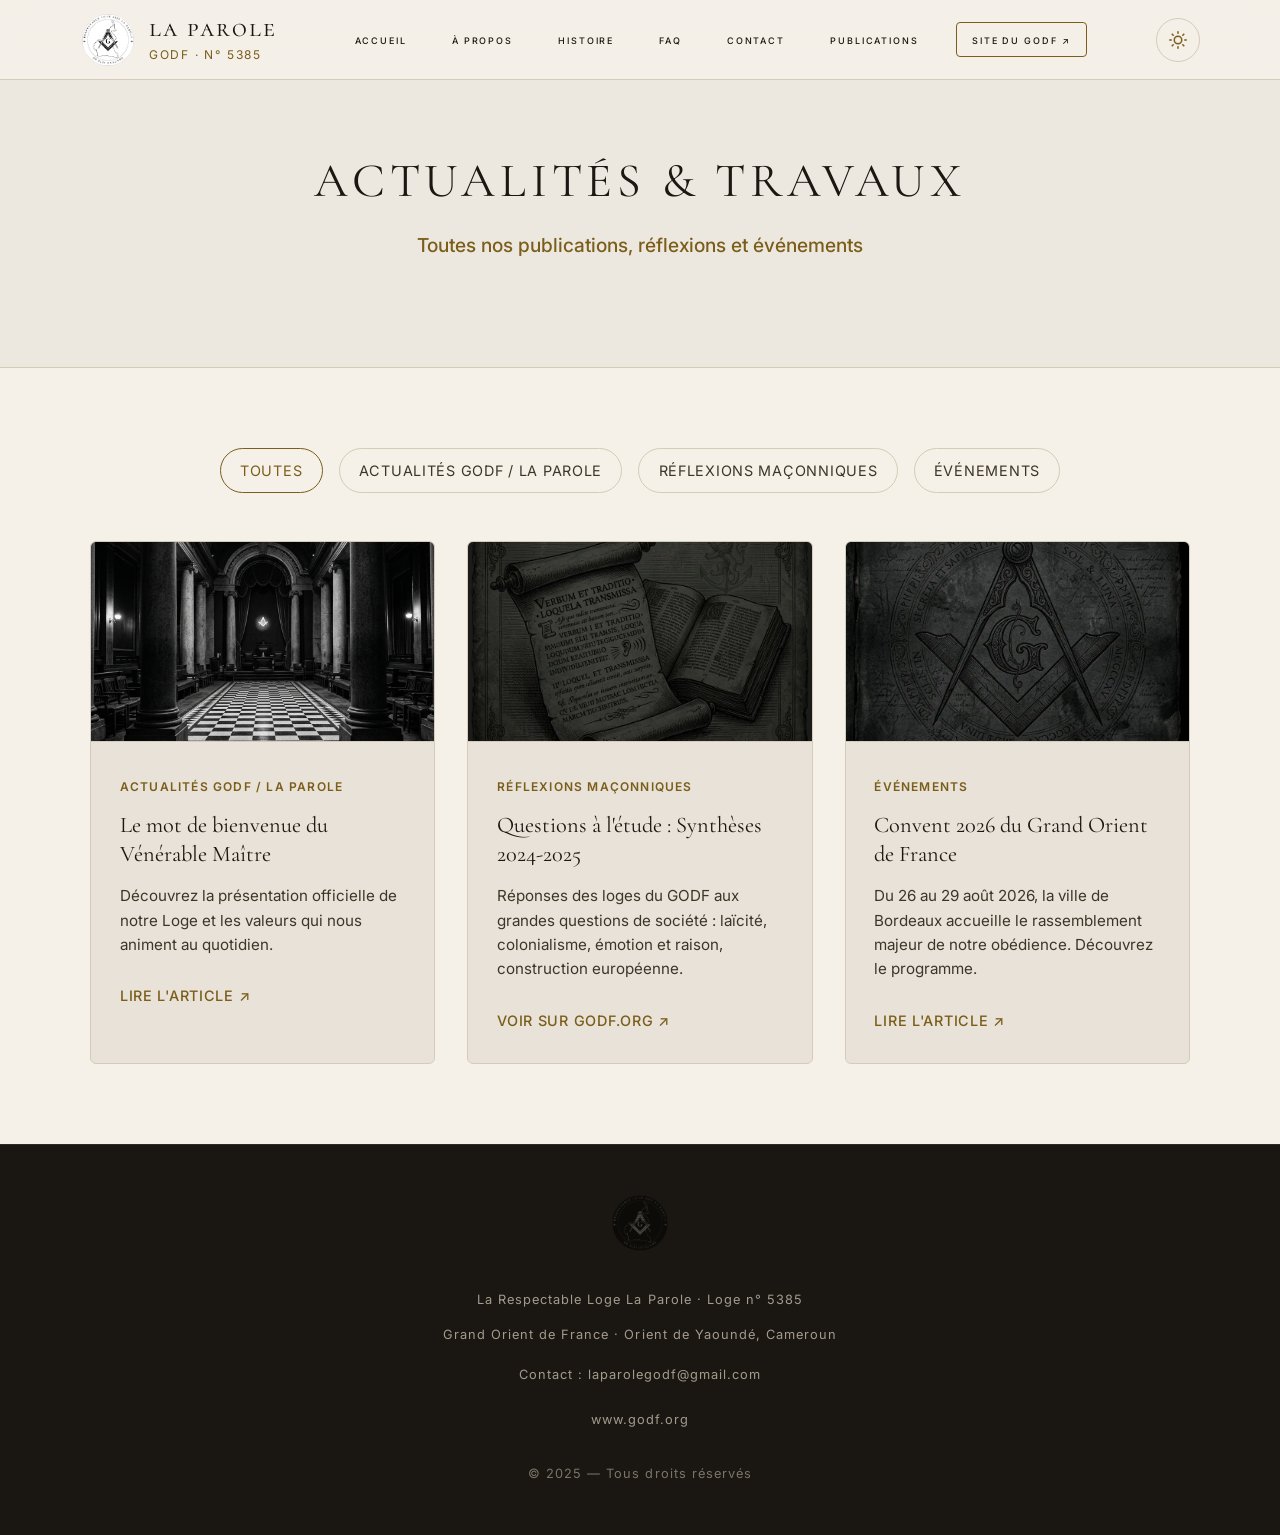
<file: actualites.html>
<!DOCTYPE html>
<html lang="fr">
<head>
    <meta charset="UTF-8">
    <meta name="viewport" content="width=device-width, initial-scale=1.0">
    <title>Actualités & Travaux — La Parole</title>
    <meta name="description" content="Toutes les publications, réflexions maçonniques et événements de la Loge La Parole et du GODF.">

    <!-- Applique le thème et la classe .js AVANT le premier rendu : évite le flash
         de thème clair/sombre et garde le contenu visible si le JS est indisponible. -->
    <script>
        (function () {
            var el = document.documentElement;
            el.classList.add('js');
            // Le thème clair est le défaut : le site est fait de textes longs, que
            // l'on lit plus confortablement en encre sombre sur fond parchemin.
            // Seul un choix explicite « sombre » déjà mémorisé y échappe.
            try {
                if (localStorage.getItem('laParoleTheme') !== 'dark') {
                    el.classList.add('light-mode');
                }
            } catch (e) {
                el.classList.add('light-mode'); // stockage bloqué : on garde le défaut
            }
        })();
    </script>

    <link rel="preconnect" href="https://fonts.googleapis.com">
    <link rel="preconnect" href="https://fonts.gstatic.com" crossorigin>
    <link href="https://fonts.googleapis.com/css2?family=Cormorant+Garamond:ital,wght@0,300;0,400;0,600;1,400&family=Inter:wght@300;400;500;600&display=swap" rel="stylesheet">
    <link rel="stylesheet" href="styles.css">

    <!-- Icônes & référencement -->
    <link rel="icon" href="favicon.ico" sizes="any">
    <link rel="apple-touch-icon" href="assets/apple-touch-icon.png">
    <link rel="canonical" href="https://leolinfondjo.github.io/LA-PAROLE/actualites.html">
    <meta name="theme-color" content="#F5F0E8">

    <!-- Aperçu lors des partages (WhatsApp, Facebook, LinkedIn…) -->
    <meta property="og:type" content="website">
    <meta property="og:site_name" content="La Parole — Loge n° 5385 (GODF)">
    <meta property="og:locale" content="fr_FR">
    <meta property="og:title" content="Actualités & Travaux — La Parole">
    <meta property="og:description" content="Toutes nos publications, réflexions maçonniques et événements de la Loge La Parole et du GODF.">
    <meta property="og:url" content="https://leolinfondjo.github.io/LA-PAROLE/actualites.html">
    <meta property="og:image" content="https://leolinfondjo.github.io/LA-PAROLE/assets/og-image.jpg">
    <meta property="og:image:width" content="1200">
    <meta property="og:image:height" content="630">
    <meta name="twitter:card" content="summary_large_image">
</head>
<body>

    <!-- Barre de Navigation Sticky -->
    <header class="navbar-container" id="main-header">
        <div class="navbar-content">
            <a href="index.html" class="nav-logo" id="logo-link">
                <img src="assets/logo-loge.webp" alt="Sceau de la Respectable Loge La Parole" class="nav-logo-img" width="56" height="56" decoding="async">
                <div class="nav-logo-text">
                    <span class="logo-title">La Parole</span>
                    <span class="logo-subtitle">GODF · n° 5385</span>
                </div>
            </a>
            
            <nav class="nav-menu-desktop" aria-label="Navigation principale">
                <a href="index.html#welcome" class="nav-link">Accueil</a>
                <a href="index.html#about" class="nav-link">À propos</a>
                <a href="index.html#history" class="nav-link">Histoire</a>
                <a href="index.html#faq" class="nav-link">FAQ</a>
                <a href="index.html#contact" class="nav-link">Contact</a>
                <a href="actualites.html" class="nav-link">Publications</a>
                <a href="https://www.godf.org/" target="_blank" rel="noopener" class="nav-link btn-nav-godf">Site du GODF ↗</a>
            </nav>

            <div class="nav-controls">
                <button class="theme-toggle" id="theme-toggle" aria-label="Basculer vers le mode clair" title="Basculer le thème">
                    <svg class="icon-moon" width="18" height="18" viewBox="0 0 24 24" fill="none" stroke="currentColor" stroke-width="2" stroke-linecap="round" stroke-linejoin="round" aria-hidden="true">
                        <path d="M21 12.79A9 9 0 1 1 11.21 3 7 7 0 0 0 21 12.79z"></path>
                    </svg>
                    <svg class="icon-sun" width="18" height="18" viewBox="0 0 24 24" fill="none" stroke="currentColor" stroke-width="2" stroke-linecap="round" stroke-linejoin="round" aria-hidden="true">
                        <circle cx="12" cy="12" r="5"></circle>
                        <line x1="12" y1="1" x2="12" y2="3"></line>
                        <line x1="12" y1="21" x2="12" y2="23"></line>
                        <line x1="4.22" y1="4.22" x2="5.64" y2="5.64"></line>
                        <line x1="18.36" y1="18.36" x2="19.78" y2="19.78"></line>
                        <line x1="1" y1="12" x2="3" y2="12"></line>
                        <line x1="21" y1="12" x2="23" y2="12"></line>
                        <line x1="4.22" y1="19.78" x2="5.64" y2="18.36"></line>
                        <line x1="18.36" y1="5.64" x2="19.78" y2="4.22"></line>
                    </svg>
                </button>

                <button class="hamburger-btn" aria-label="Ouvrir le menu mobile" aria-expanded="false" id="hamburger-toggle">
                    <span class="hamburger-line"></span>
                    <span class="hamburger-line"></span>
                    <span class="hamburger-line"></span>
                </button>
            </div>
        </div>
    </header>

    <!-- Menu Drawer Mobile -->
    <div class="mobile-drawer" id="mobile-menu-drawer" aria-hidden="true" inert>
        <nav class="nav-menu-mobile" aria-label="Navigation mobile">
            <a href="index.html#welcome" class="mobile-nav-link">Accueil</a>
            <a href="index.html#about" class="mobile-nav-link">À propos</a>
            <a href="index.html#history" class="mobile-nav-link">Histoire</a>
            <a href="index.html#faq" class="mobile-nav-link">FAQ</a>
            <a href="index.html#contact" class="mobile-nav-link">Contact</a>
            <a href="actualites.html" class="mobile-nav-link">Publications</a>
            <a href="https://www.godf.org/" target="_blank" rel="noopener" class="mobile-nav-link btn-mobile-godf">Site du GODF ↗</a>
        </nav>
    </div>

    <!-- MAIN CONTENT -->
    <main>
        <section class="page-header">
            <div class="container reveal-group">
                <h1 class="page-title reveal-item">Actualités & Travaux</h1>
                <p class="page-subtitle reveal-item">Toutes nos publications, réflexions et événements</p>
            </div>
        </section>

        <section class="blog-section container reveal-group">
            <div class="blog-filters reveal-item" role="group" aria-label="Filtrer les publications par catégorie">
                <button type="button" class="filter-btn active" data-filter="all" aria-pressed="true">Toutes</button>
                <button type="button" class="filter-btn" data-filter="actualites" aria-pressed="false">Actualités GODF / La Parole</button>
                <button type="button" class="filter-btn" data-filter="reflexions" aria-pressed="false">Réflexions Maçonniques</button>
                <button type="button" class="filter-btn" data-filter="evenements" aria-pressed="false">Événements</button>
            </div>

            <div class="blog-grid reveal-item">
                <!-- Article 1 -->
                <article class="blog-card" data-category="actualites">
                    <a href="presentation.html" class="blog-card-link">
                        <div class="blog-card-image" style="background-image: url('assets/hero-bg.webp');"></div>
                        <div class="blog-card-content">
                            <span class="blog-category">Actualités GODF / La Parole</span>
                            <h2 class="blog-title">Le mot de bienvenue du Vénérable Maître</h2>
                            <p class="blog-excerpt">Découvrez la présentation officielle de notre Loge et les valeurs qui nous animent au quotidien.</p>
                            <span class="blog-readmore">Lire l'article ↗</span>
                        </div>
                    </a>
                </article>
                
                <!-- Article 2 -->
                <article class="blog-card" data-category="reflexions">
                    <a href="https://godf.org/qui-sommes-nous/publications/questions-a-letude-des-loges/" target="_blank" rel="noopener" class="blog-card-link">
                        <div class="blog-card-image" style="background-image: url('assets/filigrane-sec4.webp');"></div>
                        <div class="blog-card-content">
                            <span class="blog-category">Réflexions Maçonniques</span>
                            <h2 class="blog-title">Questions à l'étude : Synthèses 2024-2025</h2>
                            <p class="blog-excerpt">Réponses des loges du GODF aux grandes questions de société : laïcité, colonialisme, émotion et raison, construction européenne.</p>
                            <span class="blog-readmore">Voir sur godf.org ↗</span>
                        </div>
                    </a>
                </article>
                
                <!-- Article 3 -->
                <article class="blog-card" data-category="evenements">
                    <a href="convent-2026.html" class="blog-card-link">
                        <div class="blog-card-image" style="background-image: url('assets/filigrane-sec2.webp');"></div>
                        <div class="blog-card-content">
                            <span class="blog-category">Événements</span>
                            <h2 class="blog-title">Convent 2026 du Grand Orient de France</h2>
                            <p class="blog-excerpt">Du 26 au 29 août 2026, la ville de Bordeaux accueille le rassemblement majeur de notre obédience. Découvrez le programme.</p>
                            <span class="blog-readmore">Lire l'article ↗</span>
                        </div>
                    </a>
                </article>
            </div>
        </section>
    </main>

    <!-- FOOTER -->
    <footer class="footer-container">
        <div class="container footer-content">
            <div class="footer-logo-wrap">
                <img src="assets/logo-loge.webp" alt="Sceau de la Respectable Loge La Parole" class="footer-logo-img" width="56" height="56" loading="lazy" decoding="async">
            </div>
            <p class="footer-line">La Respectable Loge La Parole · Loge n° 5385</p>
            <p class="footer-line">Grand Orient de France · Orient de Yaoundé, Cameroun</p>
            <p class="footer-line">Contact : <a href="mailto:laparolegodf@gmail.com" class="footer-link">laparolegodf@gmail.com</a></p>
            <p class="footer-line"><a href="https://www.godf.org" target="_blank" rel="noopener" class="footer-link">www.godf.org</a></p>
            <p class="footer-line footer-copyright">© 2025 — Tous droits réservés</p>
        </div>
    </footer>

    <script src="script.js"></script>
</body>
</html>
</file>
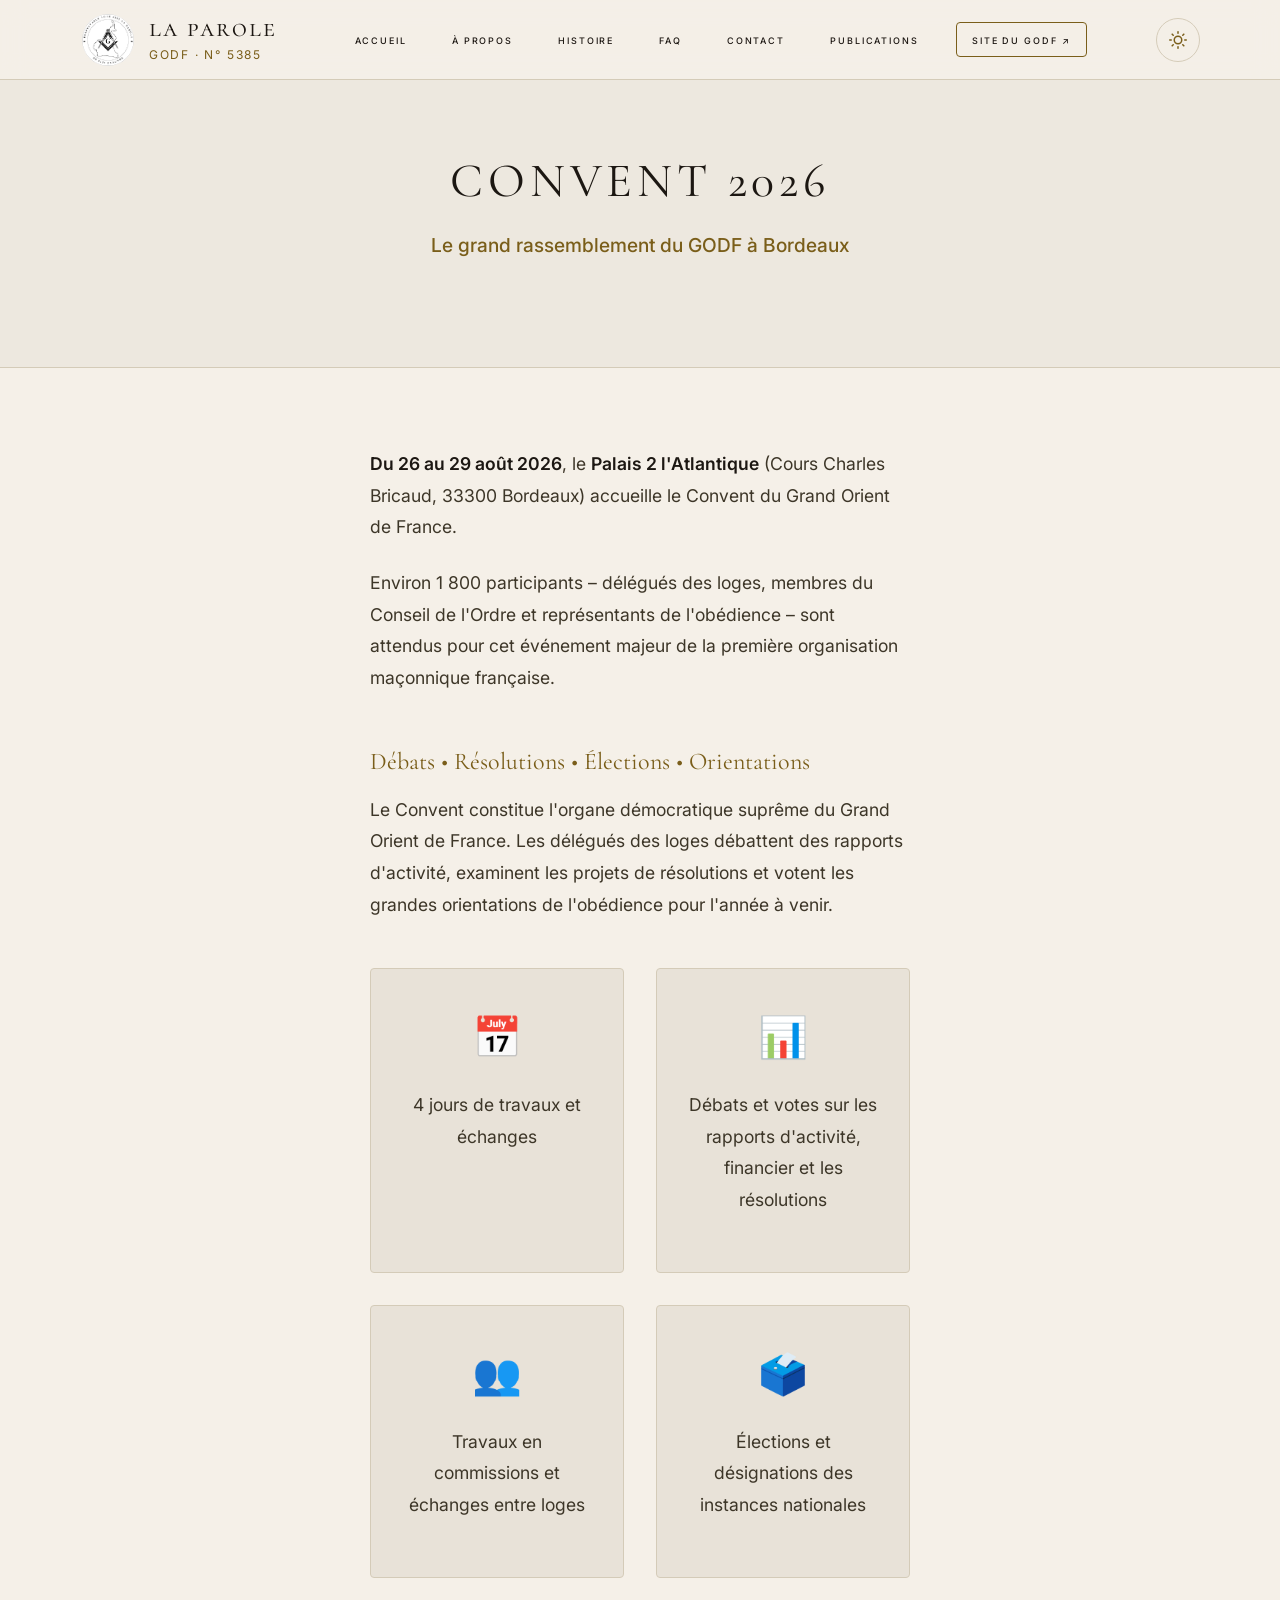
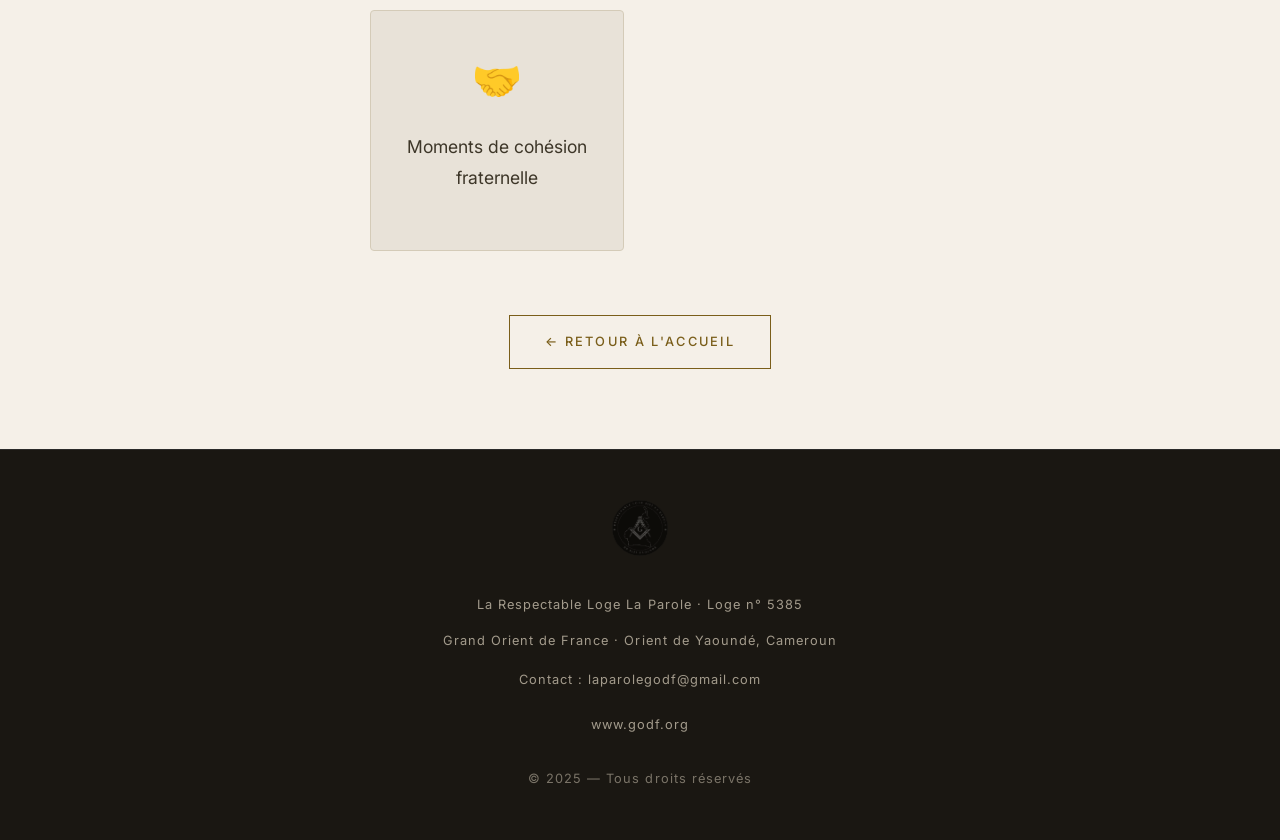
<file: convent-2026.html>
<!DOCTYPE html>
<html lang="fr">
<head>
    <meta charset="UTF-8">
    <meta name="viewport" content="width=device-width, initial-scale=1.0">
    <title>Convent 2026 du GODF — La Parole</title>
    <meta name="description" content="Informations sur le Convent 2026 du Grand Orient de France à Bordeaux.">

    <!-- Applique le thème et la classe .js AVANT le premier rendu : évite le flash
         de thème clair/sombre et garde le contenu visible si le JS est indisponible. -->
    <script>
        (function () {
            var el = document.documentElement;
            el.classList.add('js');
            // Le thème clair est le défaut : le site est fait de textes longs, que
            // l'on lit plus confortablement en encre sombre sur fond parchemin.
            // Seul un choix explicite « sombre » déjà mémorisé y échappe.
            try {
                if (localStorage.getItem('laParoleTheme') !== 'dark') {
                    el.classList.add('light-mode');
                }
            } catch (e) {
                el.classList.add('light-mode'); // stockage bloqué : on garde le défaut
            }
        })();
    </script>

    <link rel="preconnect" href="https://fonts.googleapis.com">
    <link rel="preconnect" href="https://fonts.gstatic.com" crossorigin>
    <link href="https://fonts.googleapis.com/css2?family=Cormorant+Garamond:ital,wght@0,300;0,400;0,600;1,400&family=Inter:wght@300;400;500;600&display=swap" rel="stylesheet">
    <link rel="stylesheet" href="styles.css">

    <!-- Icônes & référencement -->
    <link rel="icon" href="favicon.ico" sizes="any">
    <link rel="apple-touch-icon" href="assets/apple-touch-icon.png">
    <link rel="canonical" href="https://leolinfondjo.github.io/LA-PAROLE/convent-2026.html">
    <meta name="theme-color" content="#F5F0E8">

    <!-- Aperçu lors des partages (WhatsApp, Facebook, LinkedIn…) -->
    <meta property="og:type" content="article">
    <meta property="og:site_name" content="La Parole — Loge n° 5385 (GODF)">
    <meta property="og:locale" content="fr_FR">
    <meta property="og:title" content="Convent 2026 du GODF — La Parole">
    <meta property="og:description" content="Du 26 au 29 août 2026 à Bordeaux : débats, résolutions et orientations du Grand Orient de France.">
    <meta property="og:url" content="https://leolinfondjo.github.io/LA-PAROLE/convent-2026.html">
    <meta property="og:image" content="https://leolinfondjo.github.io/LA-PAROLE/assets/og-image.jpg">
    <meta property="og:image:width" content="1200">
    <meta property="og:image:height" content="630">
    <meta name="twitter:card" content="summary_large_image">

    <style>
        .page-header {
            padding-top: 150px;
            padding-bottom: 80px;
            text-align: center;
            background-color: var(--bg-secondary);
            border-bottom: 1px solid var(--border-color);
        }
        .page-title {
            font-size: 3rem;
            color: var(--text-primary);
            margin-bottom: 1rem;
            text-transform: uppercase;
            letter-spacing: 0.1em;
        }
        .page-subtitle {
            font-size: 1.2rem;
            color: var(--accent-gold);
            font-weight: 500;
        }
        .article-content {
            padding: 80px 0;
            max-width: 800px;
            margin: 0 auto;
        }
        .article-content p {
            font-size: 1.1rem;
            line-height: 1.8;
            margin-bottom: 1.5rem;
        }
        .program-grid {
            display: grid;
            grid-template-columns: repeat(auto-fit, minmax(250px, 1fr));
            gap: 2rem;
            margin-top: 3rem;
        }
        .program-card {
            background-color: var(--bg-card);
            padding: 2rem;
            border: 1px solid var(--border-color);
            border-radius: 4px;
            text-align: center;
            transition: var(--transition-smooth);
        }
        .program-card:hover {
            border-color: var(--accent-gold);
            transform: translateY(-5px);
        }
        .program-icon {
            font-size: 2.5rem;
            margin-bottom: 1rem;
            display: block;
        }
        .program-text {
            color: var(--text-secondary);
            font-size: 0.95rem;
        }
    </style>
</head>
<body>

    <!-- Barre de Navigation Sticky -->
    <header class="navbar-container" id="main-header">
        <div class="navbar-content">
            <a href="index.html" class="nav-logo" id="logo-link">
                <img src="assets/logo-loge.webp" alt="Sceau de la Respectable Loge La Parole" class="nav-logo-img" width="56" height="56" decoding="async">
                <div class="nav-logo-text">
                    <span class="logo-title">La Parole</span>
                    <span class="logo-subtitle">GODF · n° 5385</span>
                </div>
            </a>
            
            <nav class="nav-menu-desktop" aria-label="Navigation principale">
                <a href="index.html#welcome" class="nav-link">Accueil</a>
                <a href="index.html#about" class="nav-link">À propos</a>
                <a href="index.html#history" class="nav-link">Histoire</a>
                <a href="index.html#faq" class="nav-link">FAQ</a>
                <a href="index.html#contact" class="nav-link">Contact</a>
                <a href="actualites.html" class="nav-link">Publications</a>
                <a href="https://www.godf.org/" target="_blank" rel="noopener" class="nav-link btn-nav-godf">Site du GODF ↗</a>
            </nav>

            <div class="nav-controls">
                <!-- Bouton bascule Sombre / Clair -->
                <button class="theme-toggle" id="theme-toggle" aria-label="Basculer vers le mode clair" title="Basculer le thème">
                    <svg class="icon-moon" width="18" height="18" viewBox="0 0 24 24" fill="none" stroke="currentColor" stroke-width="2" stroke-linecap="round" stroke-linejoin="round" aria-hidden="true">
                        <path d="M21 12.79A9 9 0 1 1 11.21 3 7 7 0 0 0 21 12.79z"></path>
                    </svg>
                    <svg class="icon-sun" width="18" height="18" viewBox="0 0 24 24" fill="none" stroke="currentColor" stroke-width="2" stroke-linecap="round" stroke-linejoin="round" aria-hidden="true">
                        <circle cx="12" cy="12" r="5"></circle>
                        <line x1="12" y1="1" x2="12" y2="3"></line>
                        <line x1="12" y1="21" x2="12" y2="23"></line>
                        <line x1="4.22" y1="4.22" x2="5.64" y2="5.64"></line>
                        <line x1="18.36" y1="18.36" x2="19.78" y2="19.78"></line>
                        <line x1="1" y1="12" x2="3" y2="12"></line>
                        <line x1="21" y1="12" x2="23" y2="12"></line>
                        <line x1="4.22" y1="19.78" x2="5.64" y2="18.36"></line>
                        <line x1="18.36" y1="5.64" x2="19.78" y2="4.22"></line>
                    </svg>
                </button>

                <button class="hamburger-btn" aria-label="Ouvrir le menu mobile" aria-expanded="false" id="hamburger-toggle">
                    <span class="hamburger-line"></span>
                    <span class="hamburger-line"></span>
                    <span class="hamburger-line"></span>
                </button>
            </div>
        </div>
    </header>

    <!-- Menu Drawer Mobile -->
    <div class="mobile-drawer" id="mobile-menu-drawer" aria-hidden="true" inert>
        <nav class="nav-menu-mobile" aria-label="Navigation mobile">
            <a href="index.html#welcome" class="mobile-nav-link">Accueil</a>
            <a href="index.html#about" class="mobile-nav-link">À propos</a>
            <a href="index.html#history" class="mobile-nav-link">Histoire</a>
            <a href="index.html#faq" class="mobile-nav-link">FAQ</a>
            <a href="index.html#contact" class="mobile-nav-link">Contact</a>
            <a href="actualites.html" class="mobile-nav-link">Publications</a>
            <a href="https://www.godf.org/" target="_blank" rel="noopener" class="mobile-nav-link btn-mobile-godf">Site du GODF ↗</a>
        </nav>
    </div>

    <!-- MAIN CONTENT -->
    <main>
        <section class="page-header">
            <div class="container reveal-group">
                <h1 class="page-title reveal-item">Convent 2026</h1>
                <p class="page-subtitle reveal-item">Le grand rassemblement du GODF à Bordeaux</p>
            </div>
        </section>

        <section class="article-content container reveal-group">
            <div class="reveal-item">
                <p><strong>Du 26 au 29 août 2026</strong>, le <strong>Palais 2 l'Atlantique</strong> (Cours Charles Bricaud, 33300 Bordeaux) accueille le Convent du Grand Orient de France.</p>
                <p>Environ 1 800 participants – délégués des loges, membres du Conseil de l'Ordre et représentants de l'obédience – sont attendus pour cet événement majeur de la première organisation maçonnique française.</p>
                <br>
                <h2 style="font-family: var(--font-title); color: var(--accent-gold); margin-bottom: 1rem;">Débats • Résolutions • Élections • Orientations</h2>
                <p>Le Convent constitue l'organe démocratique suprême du Grand Orient de France. Les délégués des loges débattent des rapports d'activité, examinent les projets de résolutions et votent les grandes orientations de l'obédience pour l'année à venir.</p>
            </div>

            <div class="program-grid reveal-item" style="transition-delay: 200ms;">
                <div class="program-card">
                    <span class="program-icon">📅</span>
                    <p class="program-text">4 jours de travaux et échanges</p>
                </div>
                <div class="program-card">
                    <span class="program-icon">📊</span>
                    <p class="program-text">Débats et votes sur les rapports d'activité, financier et les résolutions</p>
                </div>
                <div class="program-card">
                    <span class="program-icon">👥</span>
                    <p class="program-text">Travaux en commissions et échanges entre loges</p>
                </div>
                <div class="program-card">
                    <span class="program-icon">🗳️</span>
                    <p class="program-text">Élections et désignations des instances nationales</p>
                </div>
                <div class="program-card">
                    <span class="program-icon">🤝</span>
                    <p class="program-text">Moments de cohésion fraternelle</p>
                </div>
            </div>

            <div style="text-align: center; margin-top: 4rem;" class="reveal-item">
                <a href="index.html#news" class="btn-cta">← Retour à l'accueil</a>
            </div>
        </section>
    </main>

    <!-- FOOTER -->
    <footer class="footer-container">
        <div class="container footer-content">
            <div class="footer-logo-wrap">
                <img src="assets/logo-loge.webp" alt="Sceau de la Respectable Loge La Parole" class="footer-logo-img" width="56" height="56" loading="lazy" decoding="async">
            </div>
            <p class="footer-line">La Respectable Loge La Parole · Loge n° 5385</p>
            <p class="footer-line">Grand Orient de France · Orient de Yaoundé, Cameroun</p>
            <p class="footer-line">Contact : <a href="mailto:laparolegodf@gmail.com" class="footer-link">laparolegodf@gmail.com</a></p>
            <p class="footer-line"><a href="https://www.godf.org" target="_blank" rel="noopener" class="footer-link">www.godf.org</a></p>
            <p class="footer-line footer-copyright">© 2025 — Tous droits réservés</p>
        </div>
    </footer>

    <script src="script.js"></script>
</body>
</html>
</file>
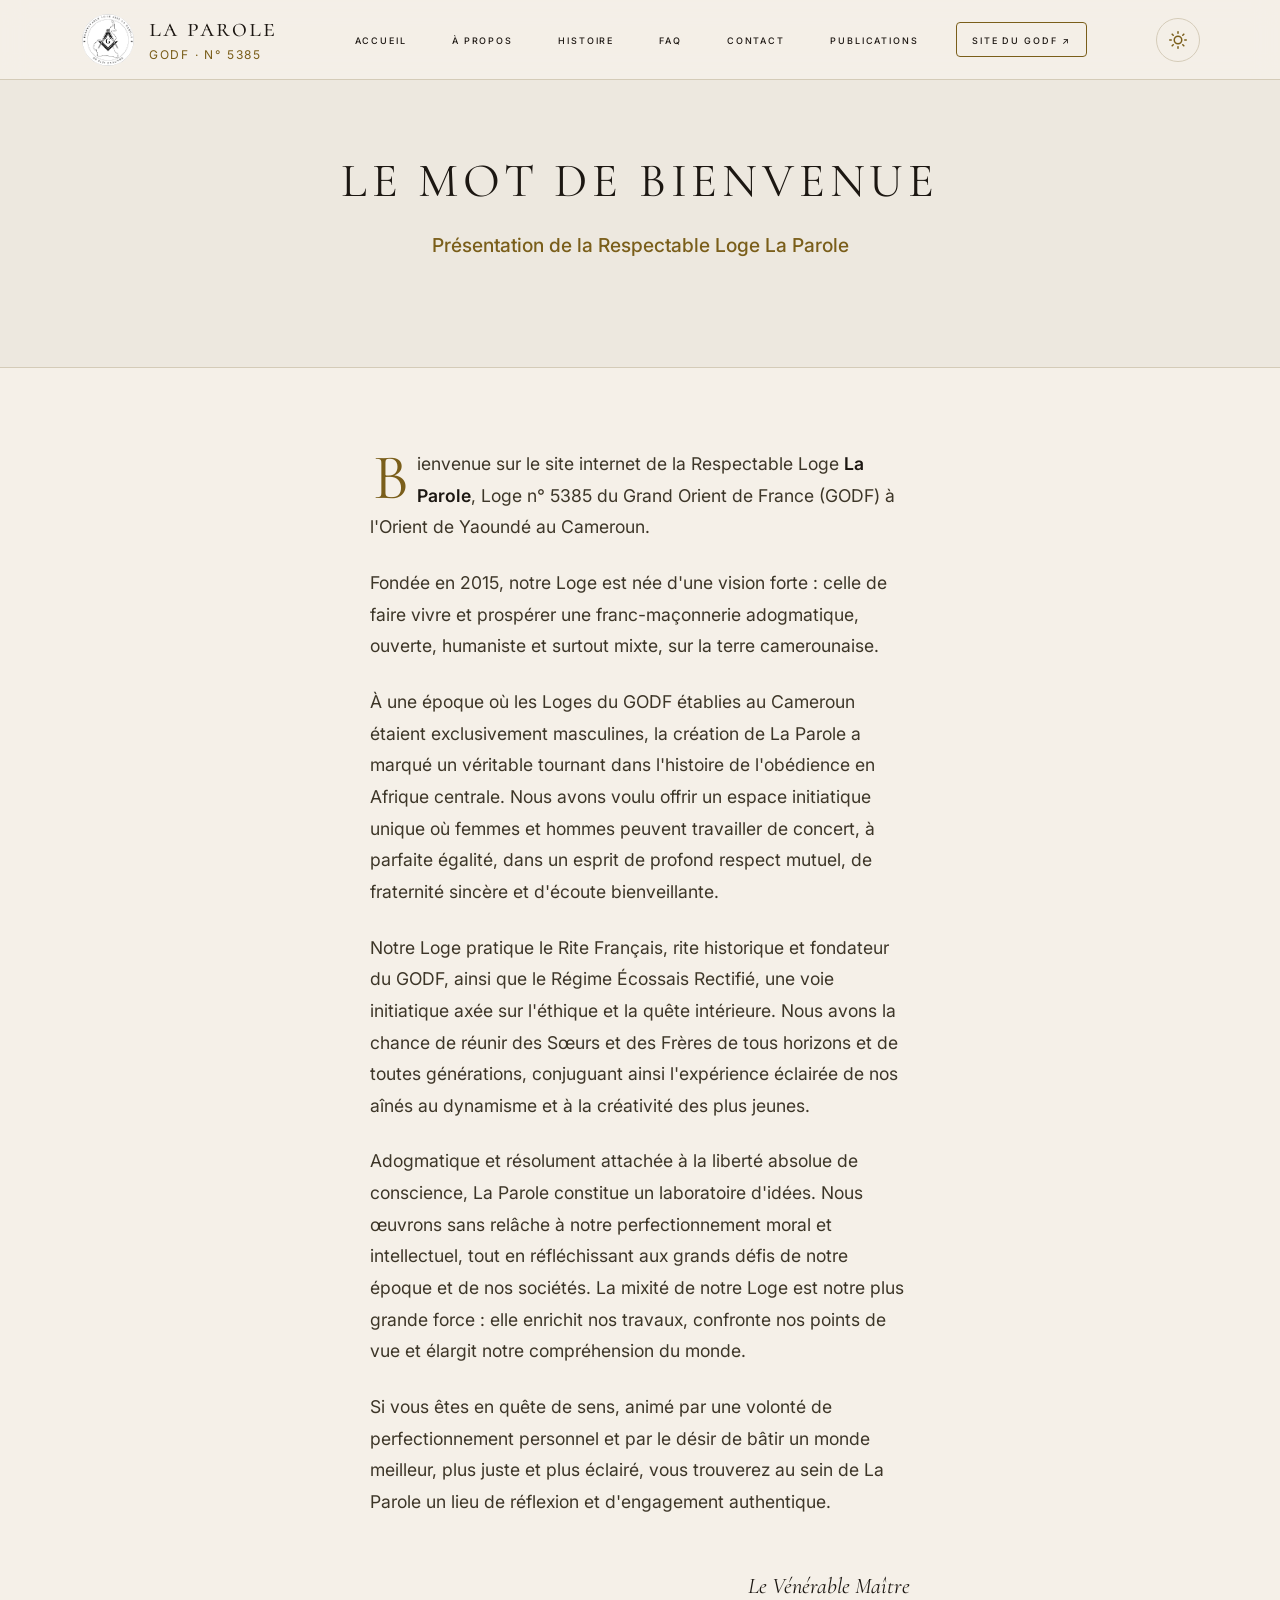
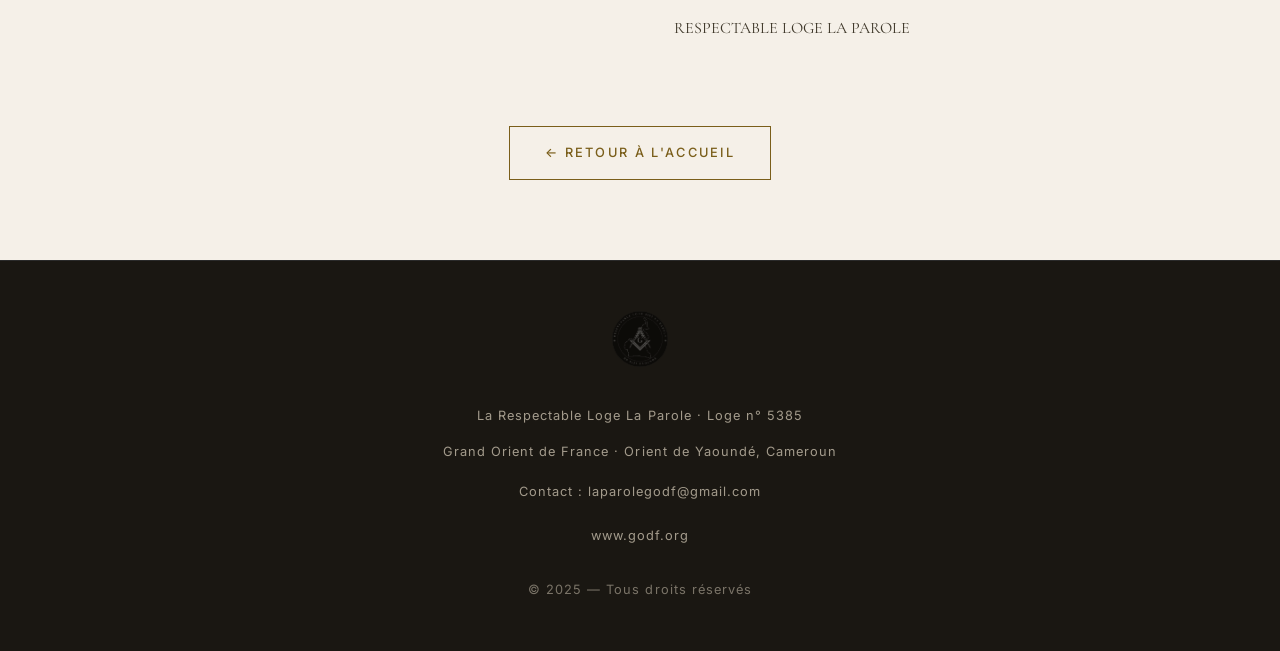
<file: presentation.html>
<!DOCTYPE html>
<html lang="fr">
<head>
    <meta charset="UTF-8">
    <meta name="viewport" content="width=device-width, initial-scale=1.0">
    <title>Présentation & Mot de bienvenue — La Parole</title>
    <meta name="description" content="Mot de bienvenue et présentation de la Loge maçonnique La Parole, GODF à Yaoundé.">

    <!-- Applique le thème et la classe .js AVANT le premier rendu : évite le flash
         de thème clair/sombre et garde le contenu visible si le JS est indisponible. -->
    <script>
        (function () {
            var el = document.documentElement;
            el.classList.add('js');
            // Le thème clair est le défaut : le site est fait de textes longs, que
            // l'on lit plus confortablement en encre sombre sur fond parchemin.
            // Seul un choix explicite « sombre » déjà mémorisé y échappe.
            try {
                if (localStorage.getItem('laParoleTheme') !== 'dark') {
                    el.classList.add('light-mode');
                }
            } catch (e) {
                el.classList.add('light-mode'); // stockage bloqué : on garde le défaut
            }
        })();
    </script>

    <link rel="preconnect" href="https://fonts.googleapis.com">
    <link rel="preconnect" href="https://fonts.gstatic.com" crossorigin>
    <link href="https://fonts.googleapis.com/css2?family=Cormorant+Garamond:ital,wght@0,300;0,400;0,600;1,400&family=Inter:wght@300;400;500;600&display=swap" rel="stylesheet">
    <link rel="stylesheet" href="styles.css">

    <!-- Icônes & référencement -->
    <link rel="icon" href="favicon.ico" sizes="any">
    <link rel="apple-touch-icon" href="assets/apple-touch-icon.png">
    <link rel="canonical" href="https://leolinfondjo.github.io/LA-PAROLE/presentation.html">
    <meta name="theme-color" content="#F5F0E8">

    <!-- Aperçu lors des partages (WhatsApp, Facebook, LinkedIn…) -->
    <meta property="og:type" content="article">
    <meta property="og:site_name" content="La Parole — Loge n° 5385 (GODF)">
    <meta property="og:locale" content="fr_FR">
    <meta property="og:title" content="Le Mot de Bienvenue — La Parole">
    <meta property="og:description" content="Présentation de la Respectable Loge La Parole, Loge mixte n° 5385 du Grand Orient de France à l'Orient de Yaoundé.">
    <meta property="og:url" content="https://leolinfondjo.github.io/LA-PAROLE/presentation.html">
    <meta property="og:image" content="https://leolinfondjo.github.io/LA-PAROLE/assets/og-image.jpg">
    <meta property="og:image:width" content="1200">
    <meta property="og:image:height" content="630">
    <meta name="twitter:card" content="summary_large_image">

    <style>
        .page-header {
            padding-top: 150px;
            padding-bottom: 80px;
            text-align: center;
            background-color: var(--bg-secondary);
            border-bottom: 1px solid var(--border-color);
        }
        .page-title {
            font-size: 3rem;
            color: var(--text-primary);
            margin-bottom: 1rem;
            text-transform: uppercase;
            letter-spacing: 0.1em;
        }
        .page-subtitle {
            font-size: 1.2rem;
            color: var(--accent-gold);
            font-weight: 500;
        }
        .article-content {
            padding: 80px 0;
            max-width: 800px;
            margin: 0 auto;
        }
        .article-content p {
            font-size: 1.1rem;
            line-height: 1.8;
            margin-bottom: 1.5rem;
            color: var(--text-secondary);
        }
        .dropcap {
            float: left;
            font-family: var(--font-title);
            font-size: 4rem;
            line-height: 0.8;
            padding-top: 4px;
            padding-right: 8px;
            padding-left: 3px;
            color: var(--accent-gold);
        }
        .signature {
            margin-top: 3rem;
            text-align: right;
            font-family: var(--font-title);
            font-style: italic;
            font-size: 1.4rem;
            color: var(--text-primary);
        }
    </style>
</head>
<body>

    <!-- Barre de Navigation Sticky -->
    <header class="navbar-container" id="main-header">
        <div class="navbar-content">
            <a href="index.html" class="nav-logo" id="logo-link">
                <img src="assets/logo-loge.webp" alt="Sceau de la Respectable Loge La Parole" class="nav-logo-img" width="56" height="56" decoding="async">
                <div class="nav-logo-text">
                    <span class="logo-title">La Parole</span>
                    <span class="logo-subtitle">GODF · n° 5385</span>
                </div>
            </a>
            
            <nav class="nav-menu-desktop" aria-label="Navigation principale">
                <a href="index.html#welcome" class="nav-link">Accueil</a>
                <a href="index.html#about" class="nav-link">À propos</a>
                <a href="index.html#history" class="nav-link">Histoire</a>
                <a href="index.html#faq" class="nav-link">FAQ</a>
                <a href="index.html#contact" class="nav-link">Contact</a>
                <a href="actualites.html" class="nav-link">Publications</a>
                <a href="https://www.godf.org/" target="_blank" rel="noopener" class="nav-link btn-nav-godf">Site du GODF ↗</a>
            </nav>

            <div class="nav-controls">
                <!-- Bouton bascule Sombre / Clair -->
                <button class="theme-toggle" id="theme-toggle" aria-label="Basculer vers le mode clair" title="Basculer le thème">
                    <svg class="icon-moon" width="18" height="18" viewBox="0 0 24 24" fill="none" stroke="currentColor" stroke-width="2" stroke-linecap="round" stroke-linejoin="round" aria-hidden="true">
                        <path d="M21 12.79A9 9 0 1 1 11.21 3 7 7 0 0 0 21 12.79z"></path>
                    </svg>
                    <svg class="icon-sun" width="18" height="18" viewBox="0 0 24 24" fill="none" stroke="currentColor" stroke-width="2" stroke-linecap="round" stroke-linejoin="round" aria-hidden="true">
                        <circle cx="12" cy="12" r="5"></circle>
                        <line x1="12" y1="1" x2="12" y2="3"></line>
                        <line x1="12" y1="21" x2="12" y2="23"></line>
                        <line x1="4.22" y1="4.22" x2="5.64" y2="5.64"></line>
                        <line x1="18.36" y1="18.36" x2="19.78" y2="19.78"></line>
                        <line x1="1" y1="12" x2="3" y2="12"></line>
                        <line x1="21" y1="12" x2="23" y2="12"></line>
                        <line x1="4.22" y1="19.78" x2="5.64" y2="18.36"></line>
                        <line x1="18.36" y1="5.64" x2="19.78" y2="4.22"></line>
                    </svg>
                </button>

                <button class="hamburger-btn" aria-label="Ouvrir le menu mobile" aria-expanded="false" id="hamburger-toggle">
                    <span class="hamburger-line"></span>
                    <span class="hamburger-line"></span>
                    <span class="hamburger-line"></span>
                </button>
            </div>
        </div>
    </header>

    <!-- Menu Drawer Mobile -->
    <div class="mobile-drawer" id="mobile-menu-drawer" aria-hidden="true" inert>
        <nav class="nav-menu-mobile" aria-label="Navigation mobile">
            <a href="index.html#welcome" class="mobile-nav-link">Accueil</a>
            <a href="index.html#about" class="mobile-nav-link">À propos</a>
            <a href="index.html#history" class="mobile-nav-link">Histoire</a>
            <a href="index.html#faq" class="mobile-nav-link">FAQ</a>
            <a href="index.html#contact" class="mobile-nav-link">Contact</a>
            <a href="actualites.html" class="mobile-nav-link">Publications</a>
            <a href="https://www.godf.org/" target="_blank" rel="noopener" class="mobile-nav-link btn-mobile-godf">Site du GODF ↗</a>
        </nav>
    </div>

    <!-- MAIN CONTENT -->
    <main>
        <section class="page-header">
            <div class="container reveal-group">
                <h1 class="page-title reveal-item">Le Mot de Bienvenue</h1>
                <p class="page-subtitle reveal-item">Présentation de la Respectable Loge La Parole</p>
            </div>
        </section>

        <section class="article-content container reveal-group">
            <div class="reveal-item">
                <p><span class="dropcap">B</span>ienvenue sur le site internet de la Respectable Loge <strong>La Parole</strong>, Loge n° 5385 du Grand Orient de France (GODF) à l'Orient de Yaoundé au Cameroun.</p>
                <p>Fondée en 2015, notre Loge est née d'une vision forte : celle de faire vivre et prospérer une franc-maçonnerie adogmatique, ouverte, humaniste et surtout mixte, sur la terre camerounaise.</p>
                <p>À une époque où les Loges du GODF établies au Cameroun étaient exclusivement masculines, la création de La Parole a marqué un véritable tournant dans l'histoire de l'obédience en Afrique centrale. Nous avons voulu offrir un espace initiatique unique où femmes et hommes peuvent travailler de concert, à parfaite égalité, dans un esprit de profond respect mutuel, de fraternité sincère et d'écoute bienveillante.</p>
                <p>Notre Loge pratique le Rite Français, rite historique et fondateur du GODF, ainsi que le Régime Écossais Rectifié, une voie initiatique axée sur l'éthique et la quête intérieure. Nous avons la chance de réunir des Sœurs et des Frères de tous horizons et de toutes générations, conjuguant ainsi l'expérience éclairée de nos aînés au dynamisme et à la créativité des plus jeunes.</p>
                <p>Adogmatique et résolument attachée à la liberté absolue de conscience, La Parole constitue un laboratoire d'idées. Nous œuvrons sans relâche à notre perfectionnement moral et intellectuel, tout en réfléchissant aux grands défis de notre époque et de nos sociétés. La mixité de notre Loge est notre plus grande force : elle enrichit nos travaux, confronte nos points de vue et élargit notre compréhension du monde.</p>
                <p>Si vous êtes en quête de sens, animé par une volonté de perfectionnement personnel et par le désir de bâtir un monde meilleur, plus juste et plus éclairé, vous trouverez au sein de La Parole un lieu de réflexion et d'engagement authentique.</p>
                
                <div class="signature">
                    Le Vénérable Maître<br>
                    <span style="font-size: 1rem; color: var(--text-secondary); font-style: normal; text-transform: uppercase;">Respectable Loge La Parole</span>
                </div>
            </div>

            <div style="text-align: center; margin-top: 5rem;" class="reveal-item">
                <a href="index.html#news" class="btn-cta">← Retour à l'accueil</a>
            </div>
        </section>
    </main>

    <!-- FOOTER -->
    <footer class="footer-container">
        <div class="container footer-content">
            <div class="footer-logo-wrap">
                <img src="assets/logo-loge.webp" alt="Sceau de la Respectable Loge La Parole" class="footer-logo-img" width="56" height="56" loading="lazy" decoding="async">
            </div>
            <p class="footer-line">La Respectable Loge La Parole · Loge n° 5385</p>
            <p class="footer-line">Grand Orient de France · Orient de Yaoundé, Cameroun</p>
            <p class="footer-line">Contact : <a href="mailto:laparolegodf@gmail.com" class="footer-link">laparolegodf@gmail.com</a></p>
            <p class="footer-line"><a href="https://www.godf.org" target="_blank" rel="noopener" class="footer-link">www.godf.org</a></p>
            <p class="footer-line footer-copyright">© 2025 — Tous droits réservés</p>
        </div>
    </footer>

    <script src="script.js"></script>
</body>
</html>
</file>
<file: styles.css>
/* ==========================================================================
   SITE VITRINE - LA PAROLE (LOGE N° 5385, GODF, YAOUNDÉ)
   DESIGN SYSTEM & STYLESHEET
   ========================================================================== */

/* =========================================================
   PALETTE SOMBRE — socle des variables
   =========================================================
   Attention : ces valeurs sont le socle du cascade, mais PAS le thème
   affiché par défaut. Le script inline du <head> pose `light-mode` sur
   <html> sauf si le visiteur a explicitement mémorisé le thème sombre.
   Le thème réellement servi par défaut est donc le thème clair, défini
   plus bas dans `html.light-mode`.
   ========================================================= */
:root {
    /* Palette Chromatique Sombre */
    --bg-primary: #0D0D0D;       /* Noir profond */
    --bg-secondary: #111111;     /* Gris très sombre */
    --bg-card: #161616;          /* Gris anthracite des cartes */
    --bg-input: #141414;         /* Fond des formulaires */
    --bg-footer: #000000;        /* Fond footer */
    --bg-drawer: #080808;        /* Fond drawer mobile */
    --bg-nav: rgba(13, 13, 13, 0.92);     /* Fond navbar */
    --bg-nav-scrolled: rgba(13, 13, 13, 0.97);
    
    --text-primary: #E8E0D0;     /* Ivoire / blanc cassé */
    --text-secondary: #C2BBB0;   /* Muted ivoire pour lecture prolongée */
    --text-muted: #8A8A8A;       /* Détails secondaires — 5.63:1 sur --bg-primary */

    --accent-gold: #C9A84C;      /* Or mat */
    --accent-gold-hover: #E3C268;/* Or mat plus brillant pour hovers */
    --border-color: #2A2A2A;     /* Liserés décoratifs (cartes, séparateurs) */
    --border-strong: #6A6A6A;    /* Contours de contrôles — 3.41:1 sur --bg-input */
    --input-focus-bg: #171717;   /* Fond input au focus */

    /* Typographies */
    --font-title: 'Cormorant Garamond', Georgia, serif;
    --font-body: 'Inter', system-ui, -apple-system, sans-serif;

    /* --- Mesure typographique ---------------------------------------------
       Largeur maximale d'une colonne de texte. La règle de lisibilité vise
       65–75 caractères par ligne ; l'unité `ch` suit la taille de police,
       contrairement à une largeur en pixels.

       Calibrage : `1ch` vaut la largeur du chiffre « 0 », sensiblement plus
       large que la moyenne des lettres. Mesuré sur ce site (Inter, prose
       française), 1ch rend environ 1,25 caractère réel. D'où 54ch ≈ 68
       caractères par ligne. Ne pas confondre la valeur CSS et le résultat. */
    --measure: 54ch;             /* Prose courante — env. 68 car./ligne */
    --measure-narrow: 46ch;      /* Colonnes de carte, encarts */

    /* --- Échelle d'espacement (registre « spacieux ») ---------------------- */
    --space-xs: 0.5rem;
    --space-sm: 1rem;
    --space-md: 1.5rem;
    --space-lg: 2.5rem;
    --space-xl: 4rem;
    --space-2xl: 6rem;

    /* Espacements & transitions */
    --transition-smooth: all 0.4s cubic-bezier(0.25, 0.8, 0.25, 1);
    --transition-fast: all 0.2s ease;

    /* Layout heights */
    --header-height: 80px;
}

/* =========================================================
   MODE CLAIR — THÈME PAR DÉFAUT du site
   Palette : parchemin ivoire, encre sombre, or foncé
   Appliqué via html.light-mode, posé par le script du <head>.
   ========================================================= */
html.light-mode {
    --bg-primary: #F5F0E8;       /* Parchemin ivoire chaud */
    --bg-secondary: #EDE8DF;     /* Parchemin légèrement plus sombre */
    --bg-card: #E8E2D8;          /* Cartes ivoire */
    --bg-input: #FAF7F2;         /* Champs de formulaire */
    --bg-footer: #1A1712;        /* Footer sombre conservé (contraste) */
    --bg-drawer: #F0EBE2;        /* Drawer mobile clair */
    --bg-nav: rgba(245, 240, 232, 0.94);
    --bg-nav-scrolled: rgba(245, 240, 232, 0.98);
    
    --text-primary: #1C1712;     /* Encre sombre, quasi-noir */
    --text-secondary: #3D3628;   /* Encre brun-sombre */
    --text-muted: #6B6355;       /* Détails secondaires — 5.23:1 sur --bg-primary */

    --accent-gold: #7A5E1A;      /* Or foncé (contraste sur fond clair) */
    --accent-gold-hover: #9A7820;/* Or foncé hover */
    --border-color: #D4CBB8;     /* Liserés décoratifs (cartes, séparateurs) */
    --border-strong: #8F815F;    /* Contours de contrôles — 3.59:1 sur --bg-input */
    --input-focus-bg: #FDF9F3;   /* Fond input focus mode clair */
}

/* --- Réinitialisation & Styles de Base --- */
*, *::before, *::after {
    box-sizing: border-box;
    margin: 0;
    padding: 0;
}

html {
    scroll-behavior: smooth;
    font-size: 16px;
    background-color: var(--bg-primary);
    color: var(--text-primary);
    -webkit-font-smoothing: antialiased;
    -moz-osx-font-smoothing: grayscale;
}

body {
    font-family: var(--font-body);
    line-height: 1.8;
    overflow-x: hidden;
    background-color: var(--bg-primary);
}

/* --- Mise en Page & Conteneurs --- */
.container {
    width: 90%;
    max-width: 1100px;
    margin: 0 auto;
    padding: 0 1rem;
}

/* Sur petit écran, `width: 90%` et `padding: 0 1rem` se cumulaient et
   consommaient 19 % de la largeur, ramenant la ligne à 33 caractères.
   La gouttière de 1rem suffit seule à cette taille. */
@media (max-width: 600px) {
    .container {
        width: 100%;
    }
}

.container-narrow {
    max-width: 780px;
}

section {
    padding: 100px 0;
    position: relative;
    overflow: hidden;
}

/* =========================================================
   MESURE TYPOGRAPHIQUE — colonnes de lecture
   =========================================================
   Ce site est composé presque entièrement de prose longue. Sans plafond,
   les paragraphes atteignaient 97 à 139 caractères par ligne sur écran
   large, là où la lecture confortable se situe entre 65 et 75 : l'œil perd
   la ligne suivante au retour chariot.

   Les colonnes sont centrées pour rester sous les titres de section, qui
   sont eux-mêmes centrés. Le texte est ferré à gauche : le français sans
   césure automatique supporte mal la justification, qui creuse des
   « rivières » de blanc d'autant plus visibles que la ligne est longue.
   ========================================================= */
.section-text,
.intro-paragraph,
.final-paragraph,
.article-content > div,
.faq-answer-content {
    max-width: var(--measure);
    margin-inline: auto;
    text-align: left;
}

/* Colonnes déjà étroites (cartes, encarts) : mesure resserrée. */
.card-text,
.news-excerpt,
.blog-excerpt {
    max-width: var(--measure-narrow);
    text-align: left;
}

/* Les listes de la FAQ suivent la même colonne que les paragraphes. */
.faq-list {
    max-width: var(--measure);
    margin-inline: auto;
}

/* =========================================================
   TRAITEMENT ÉDITORIAL
   =========================================================
   Registre « grille éditoriale / magazine » : lettrine d'ouverture et
   citation détachée. Ces marques donnent un point d'entrée visuel à des
   pages qui, sans elles, ne sont qu'une suite de blocs de texte.
   ========================================================= */

/* Lettrine sur le premier paragraphe des sections de prose.
   ::first-letter évite d'avoir à insérer un <span> dans le HTML. */
.section-welcome .section-text > p:first-of-type::first-letter,
.section-why .section-text > p:first-of-type::first-letter {
    float: left;
    font-family: var(--font-title);
    font-size: 3.6rem;
    line-height: 0.82;
    padding: 0.1rem 0.55rem 0 0;
    color: var(--accent-gold);
    font-weight: 600;
}

/* La lettrine perturbe la lecture sur une colonne très étroite : on la
   retire sous 480px, où elle mangerait un tiers de la largeur de ligne. */
@media (max-width: 480px) {
    .section-welcome .section-text > p:first-of-type::first-letter,
    .section-why .section-text > p:first-of-type::first-letter {
        float: none;
        font-size: inherit;
        line-height: inherit;
        padding: 0;
        color: inherit;
        font-weight: inherit;
    }
}

/* Citation détachée : filet doré à gauche plutôt qu'un bloc centré, pour
   marquer l'incise sans rompre la colonne de lecture. */
.pull-quote {
    max-width: var(--measure);
    margin: var(--space-lg) auto;
    padding-left: var(--space-md);
    border-left: 2px solid var(--accent-gold);
    font-family: var(--font-title);
    font-style: italic;
    font-size: 1.45rem;
    line-height: 1.5;
    color: var(--text-primary);
}

/* --- Typographie Générique --- */
h1, h2, h3, h4 {
    font-family: var(--font-title);
    font-weight: 400;
    line-height: 1.3;
}

h2.section-title {
    font-size: 2.2rem;
    color: var(--text-primary);
    text-transform: uppercase;
    font-variant: all-small-caps;
    letter-spacing: 0.18em;
    text-align: center;
    margin-bottom: 3.5rem;
    position: relative;
}

h2.section-title::after {
    content: "";
    display: block;
    width: 40px;
    height: 1px;
    background-color: var(--accent-gold);
    margin: 15px auto 0 auto;
}

p {
    font-size: 1.05rem;
    color: var(--text-secondary);
    margin-bottom: 1.5rem;
}

strong {
    color: var(--text-primary);
    font-weight: 600;
}

a {
    color: var(--accent-gold);
    text-decoration: none;
    transition: var(--transition-fast);
}

a:hover {
    color: var(--accent-gold-hover);
}

/* Focus Outline global */
a:focus-visible, 
button:focus-visible, 
input:focus-visible, 
textarea:focus-visible {
    outline: 2px solid var(--accent-gold);
    outline-offset: 4px;
}

/* --- Barre de Navigation --- */
.navbar-container {
    position: fixed;
    top: 0;
    left: 0;
    width: 100%;
    height: var(--header-height);
    background-color: var(--bg-nav);
    backdrop-filter: blur(12px);
    -webkit-backdrop-filter: blur(12px);
    border-bottom: 1px solid var(--border-color);
    z-index: 1000;
    transition: var(--transition-smooth);
}

.navbar-container.scrolled {
    height: 70px;
    background-color: var(--bg-nav-scrolled);
}

.navbar-content {
    width: 90%;
    max-width: 1200px;
    height: 100%;
    margin: 0 auto;
    display: flex;
    justify-content: space-between;
    align-items: center;
    padding: 0 1rem;
}

.nav-logo {
    display: flex;
    flex-direction: column;
    justify-content: center;
    color: var(--text-primary);
    text-decoration: none;
}

.logo-title {
    font-family: var(--font-title);
    font-size: 1.6rem;
    letter-spacing: 0.08em;
    line-height: 1.1;
    text-transform: uppercase;
    font-variant: all-small-caps;
}

.logo-subtitle {
    font-family: var(--font-body);
    font-size: 0.75rem;   /* 12px : plancher de lisibilité (était 10.4px) */
    letter-spacing: 0.15em;
    color: var(--accent-gold);
    text-transform: uppercase;
    margin-top: 2px;
}

/* --- Logos de la Loge --- */

/* Layout nav-logo flex-row */
.nav-logo {
    display: flex;
    flex-direction: row;
    align-items: center;
    gap: 0.8rem;
    justify-content: flex-start;
    color: var(--text-primary);
    text-decoration: none;
}

.nav-logo-text {
    display: flex;
    flex-direction: column;
    justify-content: center;
}

/* Logo dans la Navbar */
.nav-logo-img {
    width: 56px;
    height: 56px;
    object-fit: contain;
    border-radius: 50%;
    filter: invert(1) brightness(1.2);
    transition: var(--transition-smooth);
    flex-shrink: 0;
    background: rgba(0, 0, 0, 0.2); /* Fond léger pour le détacher */
    padding: 2px;
}

html.light-mode .nav-logo-img {
    filter: none;
    opacity: 1;
    background: transparent;
}

.nav-logo:hover .nav-logo-img {
    filter: invert(1) brightness(1) sepia(0.5) hue-rotate(10deg) saturate(2);
    transform: rotate(5deg);
}

html.light-mode .nav-logo:hover .nav-logo-img {
    filter: none;
    opacity: 1;
    transform: rotate(5deg);
}

/* Logo Hero — Médaillon */
.hero-logo-medallion {
    margin-bottom: 2rem;
    position: relative;
    display: inline-block;
}

.hero-logo-img {
    width: 130px;
    height: 130px;
    object-fit: contain;
    border-radius: 50%;
    filter: invert(1) brightness(0.9);
    box-shadow: 0 0 0 1px rgba(201, 168, 76, 0.3),
                0 0 30px rgba(201, 168, 76, 0.08),
                0 0 60px rgba(201, 168, 76, 0.04);
    border: 1px solid rgba(201, 168, 76, 0.25);
    padding: 6px;
    background: rgba(0, 0, 0, 0.3);
    transition: var(--transition-smooth);
}

.hero-logo-img:hover {
    box-shadow: 0 0 0 1px rgba(201, 168, 76, 0.5),
                0 0 40px rgba(201, 168, 76, 0.15);
    transform: scale(1.03);
}

/* Logo Footer */
.footer-logo-wrap {
    margin-bottom: 1.5rem;
    display: flex;
    justify-content: center;
}

.footer-logo-img {
    width: 56px;
    height: 56px;
    object-fit: contain;
    border-radius: 50%;
    filter: invert(1) brightness(0.5);
    opacity: 0.5;
    transition: var(--transition-fast);
}

.footer-logo-img:hover {
    opacity: 0.75;
    filter: invert(1) brightness(0.7);
}

.nav-menu-desktop {
    display: flex;
    /* Gap réduit de 2.5rem à 1.8rem : le padding horizontal ajouté sur
       .nav-link compense, l'espacement visuel reste équivalent. */
    gap: 1.8rem;
    align-items: center;
}

.nav-link {
    font-family: var(--font-body);
    font-size: 0.8rem;
    text-transform: uppercase;
    font-variant: all-small-caps;
    letter-spacing: 0.15em;
    color: var(--text-primary);
    position: relative;
    /* Padding horizontal pour que les intitulés courts (« FAQ ») dépassent
       le seuil de 24 px de large ; sans lui, la cible tombait à 23 px. */
    padding: 10px 8px;
    font-weight: 500;
}

.nav-link::after {
    content: "";
    position: absolute;
    bottom: 0;
    left: 0;
    width: 0;
    height: 1px;
    background-color: var(--accent-gold);
    transition: var(--transition-smooth);
}

.nav-link:hover::after {
    width: 100%;
}

.nav-link:hover {
    color: var(--accent-gold);
}

.btn-nav-godf {
    border: 1px solid var(--accent-gold);
    padding: 5px 15px;
    border-radius: 4px;
    transition: var(--transition-smooth);
}

.btn-nav-godf::after {
    display: none;
}

.btn-nav-godf:hover {
    background-color: var(--accent-gold);
    color: #000000;
}

/* --- Groupe de contrôles nav (toggle + hamburger) --- */
.nav-controls {
    display: flex;
    align-items: center;
    gap: 1.2rem;
}

/* Bouton Bascule Thème (Lune / Soleil) */
/* 44×44 px : cible tactile minimale recommandée. La règle `overflow: hidden`
   ci-dessous découperait un pseudo-élément d'agrandissement, on dimensionne
   donc le bouton lui-même. */
.theme-toggle {
    display: flex;
    align-items: center;
    justify-content: center;
    width: 44px;
    height: 44px;
    border-radius: 50%;
    border: 1px solid var(--border-color);
    background: transparent;
    color: var(--accent-gold);
    cursor: pointer;
    transition: var(--transition-smooth);
    position: relative;
    overflow: hidden;
}

.theme-toggle:hover {
    border-color: var(--accent-gold);
    background-color: rgba(201, 168, 76, 0.08);
    transform: rotate(15deg);
}

/* Icônes Lune et Soleil — alternance selon le mode */
.theme-toggle .icon-sun {
    display: none;
}

html.light-mode .theme-toggle .icon-moon {
    display: none;
}

html.light-mode .theme-toggle .icon-sun {
    display: block;
}

html.light-mode .theme-toggle {
    color: var(--accent-gold);
}

/* Hamburger mobile */
/* Zone tactile de 44×44 px (recommandation WCAG) obtenue par le padding :
   le contenu utile reste de 24×18 px, soit exactement le dessin d'origine
   des trois traits. Sans cela, la commande de navigation principale sur
   mobile n'offrait qu'une cible de 24×18 px. */
.hamburger-btn {
    display: none;
    flex-direction: column;
    justify-content: space-between;
    width: 44px;
    height: 44px;
    padding: 13px 10px;
    background: none;
    border: none;
    cursor: pointer;
    z-index: 1010;
}

.hamburger-line {
    width: 100%;
    height: 1px;
    background-color: var(--accent-gold);
    transition: var(--transition-smooth);
}

/* Mobile Drawer (Menu latéral) */
.mobile-drawer {
    position: fixed;
    top: 0;
    right: -100%;
    width: 80%;
    max-width: 320px;
    height: 100vh;
    background-color: var(--bg-drawer);
    border-left: 1px solid var(--border-color);
    z-index: 999;
    padding: 120px 2.5rem 2rem 2.5rem;
    transition: var(--transition-smooth);
    box-shadow: -10px 0 30px rgba(0, 0, 0, 0.3);
    display: flex;
    flex-direction: column;
    /* Le retrait de l'ordre de tabulation est assuré par l'attribut `inert`,
       présent dans le HTML et retiré par script.js à l'ouverture. Une astuce
       CSS (visibility différée) serait ici trompeuse : visibility est héritée
       par les liens et son recalcul dépend du timing des transitions. */
}

.mobile-drawer.open {
    right: 0;
}

.nav-menu-mobile {
    display: flex;
    flex-direction: column;
    gap: 2rem;
}

.mobile-nav-link {
    font-family: var(--font-body);
    font-size: 1.1rem;
    text-transform: uppercase;
    font-variant: all-small-caps;
    letter-spacing: 0.18em;
    color: var(--text-primary);
    padding: 10px 0;
    border-bottom: 1px solid rgba(255, 255, 255, 0.03);
}

.mobile-nav-link:hover {
    color: var(--accent-gold);
}

.btn-mobile-godf {
    border: 1px solid var(--accent-gold);
    text-align: center;
    border-radius: 4px;
    margin-top: 1rem;
    border-bottom: 1px solid var(--accent-gold);
}

.btn-mobile-godf:hover {
    background-color: var(--accent-gold);
    color: #000000;
}

/* Animation hamburger actif */
.hamburger-btn[aria-expanded="true"] .hamburger-line:nth-child(1) {
    transform: translateY(8px) rotate(45deg);
}

.hamburger-btn[aria-expanded="true"] .hamburger-line:nth-child(2) {
    opacity: 0;
}

.hamburger-btn[aria-expanded="true"] .hamburger-line:nth-child(3) {
    transform: translateY(-8px) rotate(-45deg);
}


/* --- 1. HERO SECTION --- */
.hero-section {
    height: 100vh;
    display: flex;
    justify-content: center;
    align-items: center;
    text-align: center;
    padding: 0;
    color: var(--text-primary);
    z-index: 1;
}

.hero-parallax-bg {
    position: absolute;
    top: -5%;
    left: 0;
    width: 100%;
    height: 115%;
    background-image: url('assets/hero-bg.webp');
    background-size: cover;
    background-position: center;
    background-repeat: no-repeat;
    z-index: -2;
    will-change: transform;
    transform: translate3d(0, 0, 0);
}

.hero-overlay {
    position: absolute;
    top: 0;
    left: 0;
    width: 100%;
    height: 100%;
    background: rgba(0, 0, 0, 0.76);
    background: radial-gradient(circle, rgba(0, 0, 0, 0.6) 0%, rgba(13, 13, 13, 0.95) 90%);
    z-index: -1;
}

.hero-content {
    display: flex;
    flex-direction: column;
    align-items: center;
    justify-content: center;
    margin-top: calc(var(--header-height) / 2);
}

.hero-supratitle {
    font-family: var(--font-body);
    font-size: 0.85rem;
    font-weight: 600;
    letter-spacing: 0.35em;
    color: var(--accent-gold);
    text-transform: uppercase;
    margin-bottom: 1.5rem;
}

.hero-title {
    font-size: 4.8rem;
    letter-spacing: 0.12em;
    margin-bottom: 0.5rem;
    text-transform: uppercase;
    font-variant: all-small-caps;
    color: #FFFFFF;
    text-shadow: 0 0 20px rgba(0, 0, 0, 0.6);
}

.hero-subtitle {
    font-family: var(--font-body);
    font-size: 1.15rem;
    font-weight: 300;
    letter-spacing: 0.1em;
    color: var(--text-secondary);
    margin-bottom: 2rem;
}

.hero-motto {
    font-family: var(--font-title);
    font-style: italic;
    font-size: 1.6rem;
    color: var(--accent-gold);
    margin-bottom: 3.5rem;
}

.btn-cta {
    display: inline-block;
    padding: 0.9rem 2.2rem;
    border: 1px solid var(--accent-gold);
    color: var(--accent-gold);
    font-family: var(--font-body);
    font-size: 0.8rem;
    text-transform: uppercase;
    letter-spacing: 0.18em;
    font-weight: 500;
    background: transparent;
    transition: var(--transition-smooth);
}

.btn-cta:hover {
    background-color: var(--accent-gold);
    color: #000000;
    border-color: var(--accent-gold);
    transform: translateY(-2px);
    box-shadow: 0 8px 24px rgba(201, 168, 76, 0.15);
}

.hero-buttons {
    display: flex;
    gap: 1.5rem;
    flex-wrap: wrap;
    justify-content: center;
}


/* --- 2. WELCOME / ACCUEIL SECTION --- */
.section-welcome {
    background-color: var(--bg-primary);
}

/* La mesure de lecture est fixée globalement dans la section
   « MESURE TYPOGRAPHIQUE » ; ne pas la redéfinir par section. */

/* Filigrane Maçonnique standard */
.filigrane-bg {
    position: absolute;
    top: 50%;
    left: 50%;
    transform: translate(-50%, -50%);
    width: 600px;
    height: 600px;
    background-size: contain;
    background-position: center;
    background-repeat: no-repeat;
    opacity: 0.05;
    pointer-events: none;
    z-index: 0;
}

.filigrane-compass {
    background-image: url('assets/filigrane-sec2.webp');
    will-change: transform;
}


/* --- SEPARATEURS DE SECTION --- */
.masonic-separator {
    display: flex;
    align-items: center;
    justify-content: center;
    width: 60%;
    max-width: 400px;
    margin: 0 auto;
    height: 24px;
}

.separator-line {
    flex-grow: 1;
    height: 1px;
    background-color: var(--border-color);
}

.separator-icon {
    padding: 0 1.5rem;
    display: flex;
    align-items: center;
    justify-content: center;
}


/* --- 3. ABOUT US SECTION --- */
.section-about {
    background-color: var(--bg-secondary);
}

.intro-paragraph {
    font-size: 1.15rem;
    line-height: 1.9;
    margin-bottom: 3.5rem;
}

.grid-about {
    display: grid;
    grid-template-columns: 1fr 1fr;
    gap: 3.5rem;
    margin-bottom: 3.5rem;
}

.about-block {
    border-left: 2px solid var(--accent-gold);
    padding-left: 1.5rem;
}

.block-title {
    font-size: 1.45rem;
    color: var(--accent-gold);
    margin-bottom: 1.2rem;
    text-transform: uppercase;
    font-variant: all-small-caps;
    letter-spacing: 0.08em;
}

.about-list {
    list-style: none;
}

.about-list li {
    font-size: 1rem;
    color: var(--text-secondary);
    margin-bottom: 1.2rem;
    line-height: 1.7;
    position: relative;
}

.bullet {
    color: var(--accent-gold);
    margin-right: 0.5rem;
    font-weight: bold;
}

.final-paragraph {
    margin-top: 1rem;
}


/* --- 4. WHY "LA PAROLE" SECTION --- */
.section-why {
    background-color: var(--bg-primary);
}

.filigrane-scroll {
    background-image: url('assets/filigrane-sec4.webp');
    will-change: transform;
}


/* --- 5. HISTORIQUE / RACINES SECTION --- */
.section-history {
    background-color: var(--bg-secondary);
}

.grid-history {
    display: grid;
    grid-template-columns: 1fr 1fr;
    gap: 2.2rem;
}

.history-card {
    background-color: var(--bg-card);
    border: 1px solid var(--border-color);
    padding: 2.8rem;
    transition: border-color 0.5s cubic-bezier(0.25, 0.8, 0.25, 1),
                transform 0.5s cubic-bezier(0.25, 0.8, 0.25, 1),
                box-shadow 0.5s cubic-bezier(0.25, 0.8, 0.25, 1);
    will-change: transform, box-shadow, border-color;
}

.history-card:hover {
    border-color: var(--accent-gold);
    transform: translateY(-8px) scale(1.01);
    box-shadow: 0 15px 35px rgba(0, 0, 0, 0.4), 
                0 0 15px rgba(201, 168, 76, 0.05);
}

.card-title {
    font-size: 1.5rem;
    color: var(--accent-gold);
    margin-bottom: 1.2rem;
    text-transform: uppercase;
    font-variant: all-small-caps;
    letter-spacing: 0.08em;
    position: relative;
    padding-bottom: 8px;
}

.card-title::after {
    content: "";
    position: absolute;
    bottom: 0;
    left: 0;
    width: 25px;
    height: 1px;
    background-color: var(--accent-gold);
}

.card-text {
    font-size: 0.98rem;
    line-height: 1.75;
    color: var(--text-secondary);
    margin-bottom: 0;
}


/* --- 6. DEVISE INTERLUDE SECTION --- */
.section-motto-interlude {
    background-color: #000000;
    padding: 120px 0;
    position: relative;
    text-align: center;
    overflow: hidden;
}

/* En mode clair, l'interlude reste noir absolu (contraste dramatique intentionnel) */
html.light-mode .section-motto-interlude {
    background-color: #0D0B08;
}
html.light-mode .motto-quote {
    color: #F5F0E8;
    text-shadow: none;
}

/* Texture Grain SVG/CSS subtil pour l'interlude */
.motto-grain-overlay {
    position: absolute;
    top: 0;
    left: 0;
    width: 100%;
    height: 100%;
    opacity: 0.035;
    pointer-events: none;
    /* Génération de bruit en pur SVG via data URL pour éviter les images externes */
    background-image: url("data:image/svg+xml,%3Csvg viewBox='0 0 200 200' xmlns='http://www.w3.org/2000/svg'%3E%3Cfilter id='noiseFilter'%3E%3CfeTurbulence type='fractalNoise' baseFrequency='0.8' numOctaves='3' stitchTiles='stitch'/%3E%3C/filter%3E%3Crect width='100%25' height='100%25' filter='url(%23noiseFilter)'/%3E%3C/svg%3E");
    z-index: 1;
}

.motto-content {
    position: relative;
    z-index: 2;
}

.motto-icon {
    margin-bottom: 2rem;
}

.motto-quote {
    font-family: var(--font-title);
    font-style: italic;
    font-size: 2.4rem;
    color: var(--text-primary);
    margin-bottom: 2.5rem;
    line-height: 1.4;
    text-shadow: 0 2px 10px rgba(0, 0, 0, 0.5);
}

.motto-signature {
    display: block;
    font-family: var(--font-body);
    font-size: 0.75rem;
    font-weight: 500;
    color: var(--accent-gold);
    text-transform: uppercase;
    letter-spacing: 0.25em;
    font-style: normal;
}


/* --- Barre de progression de lecture --- */
.scroll-progress {
    position: fixed;
    top: 0;
    left: 0;
    width: 0%;
    height: 3px;
    background: linear-gradient(to right, var(--accent-gold), var(--accent-gold-hover));
    z-index: 1001;
    transition: width 0.1s ease-out;
}

/* --- 3.5. QUELQUES CHIFFRES SECTION --- */
.section-stats {
    background-color: var(--bg-primary);
}

.grid-stats {
    display: grid;
    grid-template-columns: repeat(4, 1fr);
    gap: 1.5rem;
    margin-bottom: 3rem;
}

.stat-card {
    background-color: var(--bg-card);
    border: 1px solid var(--border-color);
    padding: 2rem;
    text-align: center;
    border-radius: 4px;
    transition: var(--transition-smooth);
}

.stat-card:hover {
    border-color: var(--accent-gold);
    transform: translateY(-5px);
}

.stat-wide {
    grid-column: span 4;
}

.stat-number {
    display: block;
    font-family: var(--font-title);
    font-size: 3.5rem;
    color: var(--accent-gold);
    line-height: 1;
    margin-bottom: 0.5rem;
}

.stat-label {
    display: block;
    font-family: var(--font-body);
    font-size: 0.95rem;
    color: var(--text-primary);
    text-transform: uppercase;
    letter-spacing: 0.05em;
}

.stat-label small {
    color: var(--text-secondary);
    font-size: 0.75rem;
    text-transform: none;
    letter-spacing: normal;
}

.stats-list {
    max-width: 800px;
    margin: 0 auto;
}

/* --- 6.5. ACTUALITÉS / TRAVAUX SECTION --- */
.section-news {
    background-color: var(--bg-primary);
}

.news-slider-container {
    position: relative;
    max-width: 1000px;
    margin: 0 auto 3rem auto;
    overflow: hidden;
    padding: 10px 0;
}

.news-slider {
    display: flex;
    transition: transform 0.5s ease;
    will-change: transform;
}

.news-slide {
    min-width: 100%;
    position: relative;
    border: 1px solid var(--border-color);
    border-radius: 4px;
    overflow: hidden;
    display: block;
    text-decoration: none;
    aspect-ratio: 21 / 9;
}

.news-slide-bg {
    position: absolute;
    top: 0;
    left: 0;
    width: 100%;
    height: 100%;
    background-size: cover;
    background-position: center;
    transition: transform 0.8s ease;
    z-index: 1;
}

/* Voile assombrissant sous le texte de la diapositive.
   Sans lui, le texte blanc reposait à même la photographie : la luminance
   moyenne de la zone donnait un honorable 5,92:1, mais les pixels les plus
   clairs de l'image tombaient à 1,11:1 — le texte y devenait illisible.
   Le dégradé garantit un fond sombre quel que soit le visuel employé. */
.news-slide-bg::after {
    content: "";
    position: absolute;
    inset: 0;
    background: linear-gradient(
        to top,
        rgba(0, 0, 0, 0.85) 0%,
        rgba(0, 0, 0, 0.65) 45%,
        rgba(0, 0, 0, 0.35) 100%
    );
}

.news-slide:hover .news-slide-bg {
    transform: scale(1.05);
}

.news-slide::before {
    content: '';
    position: absolute;
    top: 0;
    left: 0;
    width: 100%;
    height: 100%;
    background: linear-gradient(to top, rgba(0,0,0,0.9) 0%, rgba(0,0,0,0.3) 100%);
    z-index: 2;
}

html.light-mode .news-slide::before {
    background: linear-gradient(to top, rgba(0,0,0,0.85) 0%, rgba(0,0,0,0.4) 100%);
}

.news-slide-content {
    position: absolute;
    bottom: 0;
    left: 0;
    width: 100%;
    padding: 3rem 2rem;
    z-index: 3;
}

/* Badge sur pastille dorée. Aucune couleur de texte ne convient aux deux
   thèmes : l'or vaut #C9A84C en sombre (clair, exige un texte noir : 9,19:1,
   le blanc n'y ferait que 2,29:1) et #7A5E1A en clair (foncé, exige un texte
   blanc : 6,10:1, le noir n'y ferait que 3,44:1). D'où un jeton dédié. */
:root       { --on-gold: #000000; }
html.light-mode { --on-gold: #FFFFFF; }

.news-date {
    display: inline-block;
    background-color: var(--accent-gold);
    color: var(--on-gold);
    padding: 4px 10px;
    font-size: 0.75rem;
    font-weight: 600;
    text-transform: uppercase;
    letter-spacing: 0.1em;
    margin-bottom: 1rem;
    border-radius: 2px;
}

.news-title {
    color: #fff;
    font-family: var(--font-title);
    font-size: 2.2rem;
    margin-bottom: 0.8rem;
    text-shadow: 0 2px 4px rgba(0,0,0,0.5);
}

.news-excerpt {
    color: rgba(255, 255, 255, 0.85);
    font-size: 1.05rem;
    margin-bottom: 1.5rem;
    /* max-width géré par la section « MESURE TYPOGRAPHIQUE » (--measure-narrow) */
}

.news-readmore {
    color: var(--accent-gold);
    font-weight: 500;
    font-size: 0.9rem;
    text-transform: uppercase;
    letter-spacing: 0.1em;
    transition: color 0.3s ease;
}

.news-slide:hover .news-readmore {
    color: #fff;
}

.slider-controls {
    display: flex;
    justify-content: center;
    align-items: center;
    gap: 1.5rem;
    margin-top: 1.5rem;
}

.slider-btn {
    background: none;
    border: 1px solid var(--accent-gold);
    color: var(--accent-gold);
    width: 44px;   /* cible tactile minimale */
    height: 44px;
    border-radius: 50%;
    cursor: pointer;
    display: flex;
    align-items: center;
    justify-content: center;
    transition: var(--transition-smooth);
}

.slider-btn:hover {
    background-color: var(--accent-gold);
    color: #000;
}

.slider-dots {
    display: flex;
    /* Aucun gap : le padding de 17px de chaque puce assure déjà la séparation
       visuelle et empêche les zones tactiles de se chevaucher. */
    gap: 0;
}

/* Puces de navigation : de vrais <button> pour rester accessibles au clavier.
   La cible tactile fait 44×44 px via le padding, alors que la pastille
   visible reste à 10 px grâce à background-clip: content-box. */
.slider-dot {
    width: 44px;
    height: 44px;
    padding: 17px;
    border: none;
    border-radius: 50%;
    background-color: var(--border-color);
    background-clip: content-box;
    cursor: pointer;
    transition: var(--transition-smooth);
    -webkit-appearance: none;
    appearance: none;
}

.slider-dot:hover {
    background-color: var(--accent-gold-hover);
}

.slider-dot:focus-visible {
    outline: 2px solid var(--accent-gold);
    outline-offset: 0;
}

/* La puce active grossit en réduisant son padding, et non par transform:
   scale(), qui agrandissait aussi la zone tactile et la faisait empiéter
   sur celle des puces voisines. La boîte reste à 44×44 px. */
.slider-dot.active {
    background-color: var(--accent-gold);
    padding: 15px;
}

.news-footer-action {
    text-align: center;
}

/* --- FAQ Accordion --- */
.section-faq {
    background-color: var(--bg-secondary);
}

.faq-accordion {
    display: flex;
    flex-direction: column;
    gap: 1rem;
    max-width: 780px;
    margin: 0 auto;
}

.faq-item {
    background-color: var(--bg-card);
    border: 1px solid var(--border-color);
    border-radius: 4px;
    overflow: hidden;
    transition: border-color 0.4s cubic-bezier(0.25, 0.8, 0.25, 1),
                box-shadow 0.4s cubic-bezier(0.25, 0.8, 0.25, 1),
                transform 0.4s cubic-bezier(0.25, 0.8, 0.25, 1);
    will-change: border-color, box-shadow, transform;
}

.faq-item:hover {
    border-color: rgba(201, 168, 76, 0.4);
    box-shadow: 0 6px 20px rgba(0, 0, 0, 0.15);
    transform: translateY(-2px);
}

.faq-item.active {
    border-color: var(--accent-gold);
    box-shadow: 0 8px 25px rgba(201, 168, 76, 0.06);
    transform: translateY(-2px);
}

.faq-question {
    display: flex;
    justify-content: space-between;
    align-items: center;
    width: 100%;
    padding: 1.5rem 1.8rem;
    background: none;
    border: none;
    text-align: left;
    cursor: pointer;
    font-family: var(--font-title);
    font-size: 1.35rem;
    color: var(--text-primary);
    letter-spacing: 0.05em;
    font-variant: all-small-caps;
    transition: var(--transition-fast);
}

.faq-question:hover {
    color: var(--accent-gold);
}

.faq-question-text {
    flex-grow: 1;
    padding-right: 1.5rem;
}

.faq-icon {
    position: relative;
    width: 16px;
    height: 16px;
    flex-shrink: 0;
    transition: transform 0.4s cubic-bezier(0.25, 0.8, 0.25, 1);
}

.faq-icon::before,
.faq-icon::after {
    content: '';
    position: absolute;
    background-color: var(--accent-gold);
    transition: transform 0.4s cubic-bezier(0.25, 0.8, 0.25, 1), background-color 0.2s ease;
}

.faq-icon::before {
    top: 7px;
    left: 0;
    width: 16px;
    height: 2px;
}

.faq-icon::after {
    top: 0;
    left: 7px;
    width: 2px;
    height: 16px;
}

.faq-question:hover .faq-icon::before,
.faq-question:hover .faq-icon::after {
    background-color: var(--accent-gold-hover);
}

.faq-item.active .faq-icon {
    transform: rotate(135deg);
}

.faq-answer {
    max-height: 0;
    overflow: hidden;
    transition: max-height 0.4s cubic-bezier(0.25, 0.8, 0.25, 1), opacity 0.4s ease;
    opacity: 0;
}

.faq-item.active .faq-answer {
    opacity: 1;
}

.faq-answer-content {
    padding: 0 1.8rem 1.8rem 1.8rem;
    font-family: var(--font-body);
    font-size: 1rem;
    line-height: 1.75;
    color: var(--text-secondary);
    border-top: 1px solid rgba(201, 168, 76, 0.08);
    padding-top: 1.2rem;
}

.faq-answer-content p {
    margin-bottom: 1rem;
    font-size: 0.98rem;
}

.faq-answer-content p:last-child {
    margin-bottom: 0;
}

.faq-list {
    list-style: none;
    margin: 1.2rem 0;
    padding-left: 0.5rem;
    display: flex;
    flex-direction: column;
    gap: 1rem;
}

.faq-list li {
    font-size: 0.95rem;
    line-height: 1.65;
    color: var(--text-secondary);
}

.faq-bullet {
    color: var(--accent-gold);
    margin-right: 0.6rem;
    font-weight: bold;
}

.faq-summary {
    margin-top: 1.2rem;
    padding: 1rem 1.2rem;
    background-color: rgba(201, 168, 76, 0.04);
    border-left: 2px solid var(--accent-gold);
    font-size: 0.98rem;
    line-height: 1.7;
}

/* --- 7. CONTACT FORM SECTION --- */
.section-contact {
    background-color: var(--bg-primary);
}

.section-subtitle {
    text-align: center;
    font-size: 1.1rem;
    color: var(--text-secondary);
    margin-top: -2.5rem;
    margin-bottom: 4rem;
}

.contact-form {
    max-width: 640px;
    margin: 0 auto;
    display: flex;
    flex-direction: column;
    gap: 1.8rem;
    transition: var(--transition-smooth);
}

.form-group {
    display: flex;
    flex-direction: column;
    gap: 0.5rem;
}

.form-group label {
    font-family: var(--font-body);
    font-size: 0.82rem;
    text-transform: uppercase;
    letter-spacing: 0.1em;
    color: var(--text-primary);
    font-weight: 500;
}

.required {
    color: var(--accent-gold);
}

.form-group input,
.form-group textarea {
    background-color: var(--bg-input);
    /* Le contour identifie le champ : il relève de --border-strong (≥3:1),
       pas du liseré décoratif utilisé pour les cartes. */
    border: 1px solid var(--border-strong);
    color: var(--text-primary);
    font-family: var(--font-body);
    font-size: 1rem;
    padding: 0.9rem 1.2rem;
    width: 100%;
    transition: var(--transition-fast);
}

.form-group input:hover,
.form-group textarea:hover {
    border-color: var(--accent-gold);
}

/* Anneau de focus réel : on ne se contente pas de recolorer la bordure, qui
   disparaîtrait en mode contraste forcé et reste trop discrète au clavier. */
.form-group input:focus-visible,
.form-group textarea:focus-visible {
    outline: 2px solid var(--accent-gold);
    outline-offset: 2px;
    border-color: var(--accent-gold);
    background-color: var(--input-focus-bg);
}

/* Souris : pas d'anneau, mais le champ reste clairement actif. */
.form-group input:focus:not(:focus-visible),
.form-group textarea:focus:not(:focus-visible) {
    border-color: var(--accent-gold);
    background-color: var(--input-focus-bg);
}

.form-submit-container {
    margin-top: 1rem;
    display: flex;
    justify-content: center;
}

.btn-submit {
    padding: 1rem 2.5rem;
    background: transparent;
    border: 1px solid var(--accent-gold);
    color: var(--accent-gold);
    font-family: var(--font-body);
    font-size: 0.85rem;
    font-weight: 600;
    text-transform: uppercase;
    letter-spacing: 0.18em;
    cursor: pointer;
    transition: var(--transition-smooth);
    width: 100%;
    max-width: 300px;
}

.btn-submit:hover {
    background-color: var(--accent-gold);
    color: #000000;
    transform: translateY(-2px);
    box-shadow: 0 6px 20px rgba(201, 168, 76, 0.15);
}

/* Confirmation Success Screen */
/* Piège à robots : retiré du flux sans display:none, que certains bots détectent. */
.form-honeypot {
    position: absolute;
    left: -9999px;
    width: 1px;
    height: 1px;
    opacity: 0;
    pointer-events: none;
}

/* Message affiché quand l'envoi échoue (réseau, service indisponible…) */
.form-error-message {
    margin: 0.5rem 0 0;
    padding: 1rem 1.25rem;
    border: 1px solid var(--accent-gold);
    border-left-width: 3px;
    background-color: var(--bg-card);
    color: var(--text-secondary);
    font-size: 0.95rem;
    line-height: 1.6;
}

.form-error-message[hidden] {
    display: none;
}

/* Avis affiché aux visiteurs sans JavaScript */
.form-fallback-notice {
    max-width: 640px;
    margin: 0 auto 2rem;
    padding: 1rem 1.25rem;
    border: 1px solid var(--border-color);
    border-left: 3px solid var(--accent-gold);
    background-color: var(--bg-card);
    color: var(--text-secondary);
    font-size: 0.95rem;
    text-align: center;
}

.form-success-message {
    max-width: 640px;
    margin: 0 auto;
    text-align: center;
    padding: 4rem 2rem;
    background-color: var(--bg-card);
    border: 1px solid var(--accent-gold);
    display: flex;
    flex-direction: column;
    align-items: center;
    justify-content: center;
    gap: 1.5rem;
    transition: var(--transition-smooth);
    animation: fadeIn 0.6s ease forwards;
}

@keyframes fadeIn {
    from { opacity: 0; transform: translateY(10px); }
    to { opacity: 1; transform: translateY(0); }
}

.success-icon {
    width: 70px;
    height: 70px;
    border-radius: 50%;
    border: 2px solid var(--accent-gold);
    display: flex;
    align-items: center;
    justify-content: center;
    margin-bottom: 0.5rem;
    background-color: rgba(201, 168, 76, 0.05);
}

.form-success-message h3 {
    font-size: 1.8rem;
    color: var(--text-primary);
    text-transform: uppercase;
    font-variant: all-small-caps;
    letter-spacing: 0.08em;
}

.form-success-message p {
    color: var(--text-secondary);
    font-size: 1.05rem;
}

.btn-reset-form {
    margin-top: 1rem;
    padding: 0.6rem 1.5rem;
    background: transparent;
    border: 1px solid var(--border-color);
    color: var(--text-muted);
    font-family: var(--font-body);
    font-size: 0.75rem;
    text-transform: uppercase;
    letter-spacing: 0.1em;
    cursor: pointer;
    transition: var(--transition-fast);
}

.btn-reset-form:hover {
    border-color: var(--accent-gold);
    color: var(--accent-gold);
}


/* --- 6.6. PAGE ACTUALITÉS (BLOG) --- */
.page-header {
    padding-top: 150px;
    padding-bottom: 80px;
    text-align: center;
    background-color: var(--bg-secondary);
    border-bottom: 1px solid var(--border-color);
}
.page-title {
    font-size: 3rem;
    color: var(--text-primary);
    margin-bottom: 1rem;
    text-transform: uppercase;
    letter-spacing: 0.1em;
}
.page-subtitle {
    font-size: 1.2rem;
    color: var(--accent-gold);
    font-weight: 500;
}
.blog-section {
    padding: 80px 0;
    min-height: 60vh;
}
.blog-filters {
    display: flex;
    justify-content: center;
    flex-wrap: wrap;
    gap: 1rem;
    margin-bottom: 3rem;
}
.filter-btn {
    background: transparent;
    border: 1px solid var(--border-color);
    color: var(--text-secondary);
    /* Padding vertical porté à 0.8rem pour atteindre 44 px de hauteur tactile. */
    padding: 0.8rem 1.2rem;
    min-height: 44px;
    border-radius: 30px;
    cursor: pointer;
    font-family: var(--font-body);
    font-size: 0.9rem;
    text-transform: uppercase;
    letter-spacing: 0.05em;
    transition: var(--transition-fast);
}
.filter-btn:hover, .filter-btn.active {
    border-color: var(--accent-gold);
    color: var(--accent-gold);
}
.blog-grid {
    display: grid;
    grid-template-columns: repeat(auto-fit, minmax(300px, 1fr));
    gap: 2rem;
}
.blog-card {
    background-color: var(--bg-card);
    border: 1px solid var(--border-color);
    border-radius: 6px;
    overflow: hidden;
    transition: var(--transition-smooth);
}
.blog-card:hover {
    border-color: var(--accent-gold);
    transform: translateY(-5px);
    box-shadow: 0 10px 25px rgba(0, 0, 0, 0.2);
}
.blog-card-link {
    display: block;
    text-decoration: none;
    color: inherit;
}
.blog-card-image {
    width: 100%;
    height: 200px;
    background-size: cover;
    background-position: center;
    border-bottom: 1px solid var(--border-color);
}
.blog-card-content {
    padding: 1.8rem;
}
.blog-category {
    display: inline-block;
    color: var(--accent-gold);
    font-size: 0.75rem;
    text-transform: uppercase;
    letter-spacing: 0.1em;
    margin-bottom: 0.8rem;
    font-weight: 600;
}
.blog-title {
    font-size: 1.4rem;
    color: var(--text-primary);
    margin-bottom: 1rem;
    line-height: 1.3;
}
.blog-excerpt {
    font-size: 0.95rem;
    color: var(--text-secondary);
    margin-bottom: 1.5rem;
    line-height: 1.6;
}
.blog-readmore {
    font-size: 0.9rem;
    color: var(--accent-gold);
    font-weight: 500;
    text-transform: uppercase;
    letter-spacing: 0.05em;
}

/* --- 8. FOOTER --- */
.footer-container {
    background-color: var(--bg-footer);
    border-top: 1px solid var(--border-color);
    padding: 50px 0;
    text-align: center;
}

/* Le pied de page reste sombre même en thème clair. Il faut donc y rétablir
   les couleurs de texte du thème sombre : sinon l'encre brune (--text-muted
   clair) et l'or foncé (--accent-gold clair) se retrouvent sur fond noir, à
   3,01:1 et 2,93:1 — sous le seuil. On surcharge les jetons localement plutôt
   que chaque règle de couleur une par une. */
html.light-mode .footer-container {
    --text-muted: #A39B8C;        /* 6,49:1 sur --bg-footer */
    --accent-gold: #C9A84C;       /* 7,82:1 sur --bg-footer */
    --accent-gold-hover: #E3C268;
    --border-color: #2A2A2A;
    border-top-color: #2A2A2A;
}
/* Les trois règles qui codaient `color: #888` en dur ici sont supprimées :
   elles écrasaient les jetons ci-dessus, dupliquaient l'information et
   laissaient .footer-copyright sans correctif. Tout passe désormais par
   --text-muted et --accent-gold surchargés sur le conteneur. */

.footer-content {
    display: flex;
    flex-direction: column;
    gap: 0.8rem;
}

.footer-line {
    font-size: 0.8rem;
    color: var(--text-muted);
    letter-spacing: 0.08em;
    margin-bottom: 0;
}

/* Liens du pied de page : cibles « en ligne » au sens de WCAG 2.5.8, donc
   dispensées du minimum de 44 px. Le padding les porte de 16 à 32 px, au-delà
   du seuil AA de 24 px. Les pousser jusqu'à 44 px a été essayé puis écarté :
   le padding se cumulait au `gap` du conteneur et rendait l'interligne du
   pied de page irrégulier (36 px puis 59 px), ce qui se voyait comme un
   défaut. Le parcours de contact principal reste le formulaire dédié. */
.footer-link {
    color: var(--text-muted);
    border-bottom: 1px solid transparent;
    transition: var(--transition-fast);
    display: inline-block;
    padding: 0.25rem 0;
}

.footer-link:hover {
    color: var(--accent-gold);
    border-color: var(--accent-gold);
}

.footer-copyright {
    margin-top: 0.8rem;
    opacity: 0.7;
}


/* --- COMPORTEMENT D'ANIMATION (SCROLL REVEAL) --- */
/* Les éléments ne sont masqués QUE si le JS est actif (classe .js posée par le
   script inline du <head>). Sans JS, ou si ce script échoue, le contenu reste
   visible : le site ne peut jamais s'afficher vide. */
html.js .reveal-item,
html.js .history-card,
html.js .about-block {
    opacity: 0;
    transform: translateY(20px);
    transition: opacity 0.8s cubic-bezier(0.25, 0.46, 0.45, 0.94),
                transform 0.8s cubic-bezier(0.25, 0.46, 0.45, 0.94);
    will-change: opacity, transform;
}

/* Quand la section est active, révéler les enfants */
.reveal-visible .reveal-item {
    opacity: 1;
    transform: translateY(0);
}

/* Cartes et blocs à révélation autonome */
.reveal-card-visible {
    opacity: 1 !important;
    transform: translateY(0) !important;
}


/* --- RESPONSIVITÉ & ACCESSIBILITÉ --- */

/* Désactivation Parallaxe (Accessibilité / Performance) */
@media (max-width: 768px) {
    .hero-parallax-bg {
        background-attachment: scroll !important;
    }
    
    .filigrane-compass,
    .filigrane-scroll {
        background-attachment: scroll !important;
    }
}

@media (prefers-reduced-motion: reduce) {
    * {
        animation-delay: 0s !important;
        animation-duration: 0s !important;
        animation-iteration-count: 1 !important;
        transition-duration: 0s !important;
        scroll-behavior: auto !important;
    }
    
    .hero-parallax-bg,
    .filigrane-compass,
    .filigrane-scroll {
        background-attachment: scroll !important;
    }

    .reveal-item,
    .history-card,
    .about-block {
        opacity: 1 !important;
        transform: none !important;
    }
}

/* Media Queries Layouts */
@media (max-width: 992px) {
    .hero-title {
        font-size: 3.8rem;
    }
    
    .hero-subtitle {
        font-size: 1rem;
    }
    
    .hero-motto {
        font-size: 1.3rem;
    }
}

@media (max-width: 768px) {
    :root {
        --header-height: 70px;
    }
    
    section {
        padding: 70px 0;
    }
    
    h2.section-title {
        font-size: 1.8rem;
        margin-bottom: 2.5rem;
    }
    
    .nav-menu-desktop {
        display: none;
    }
    
    .hamburger-btn {
        display: flex;
    }

    /* Pas de réduction sur mobile : c'est précisément le contexte où la
       cible tactile doit rester à 44 px. */

    .hero-title {
        font-size: 3rem;
    }
    
    .hero-supratitle {
        font-size: 0.75rem;
        letter-spacing: 0.25em;
    }
    
    .hero-motto {
        font-size: 1.15rem;
        margin-bottom: 2.5rem;
    }
    
    .grid-about {
        grid-template-columns: 1fr;
        gap: 2.5rem;
    }
    
    .grid-stats {
        grid-template-columns: 1fr;
    }

    .stat-wide {
        grid-column: span 1;
    }
    
    .grid-history {
        grid-template-columns: 1fr;
        gap: 1.5rem;
    }
    
    .history-card {
        padding: 2rem;
    }
    
    .motto-quote {
        font-size: 1.8rem;
    }
}

@media (max-width: 480px) {
    .hero-title {
        font-size: 2.4rem;
    }
    
    .hero-supratitle {
        font-size: 0.75rem;   /* 12px : plancher de lisibilité */
        letter-spacing: 0.2em;
    }
    
    .btn-cta {
        padding: 0.8rem 1.8rem;
        font-size: 0.75rem;
    }

    .form-success-message h3 {
        font-size: 1.4rem;
    }
}
</file>
